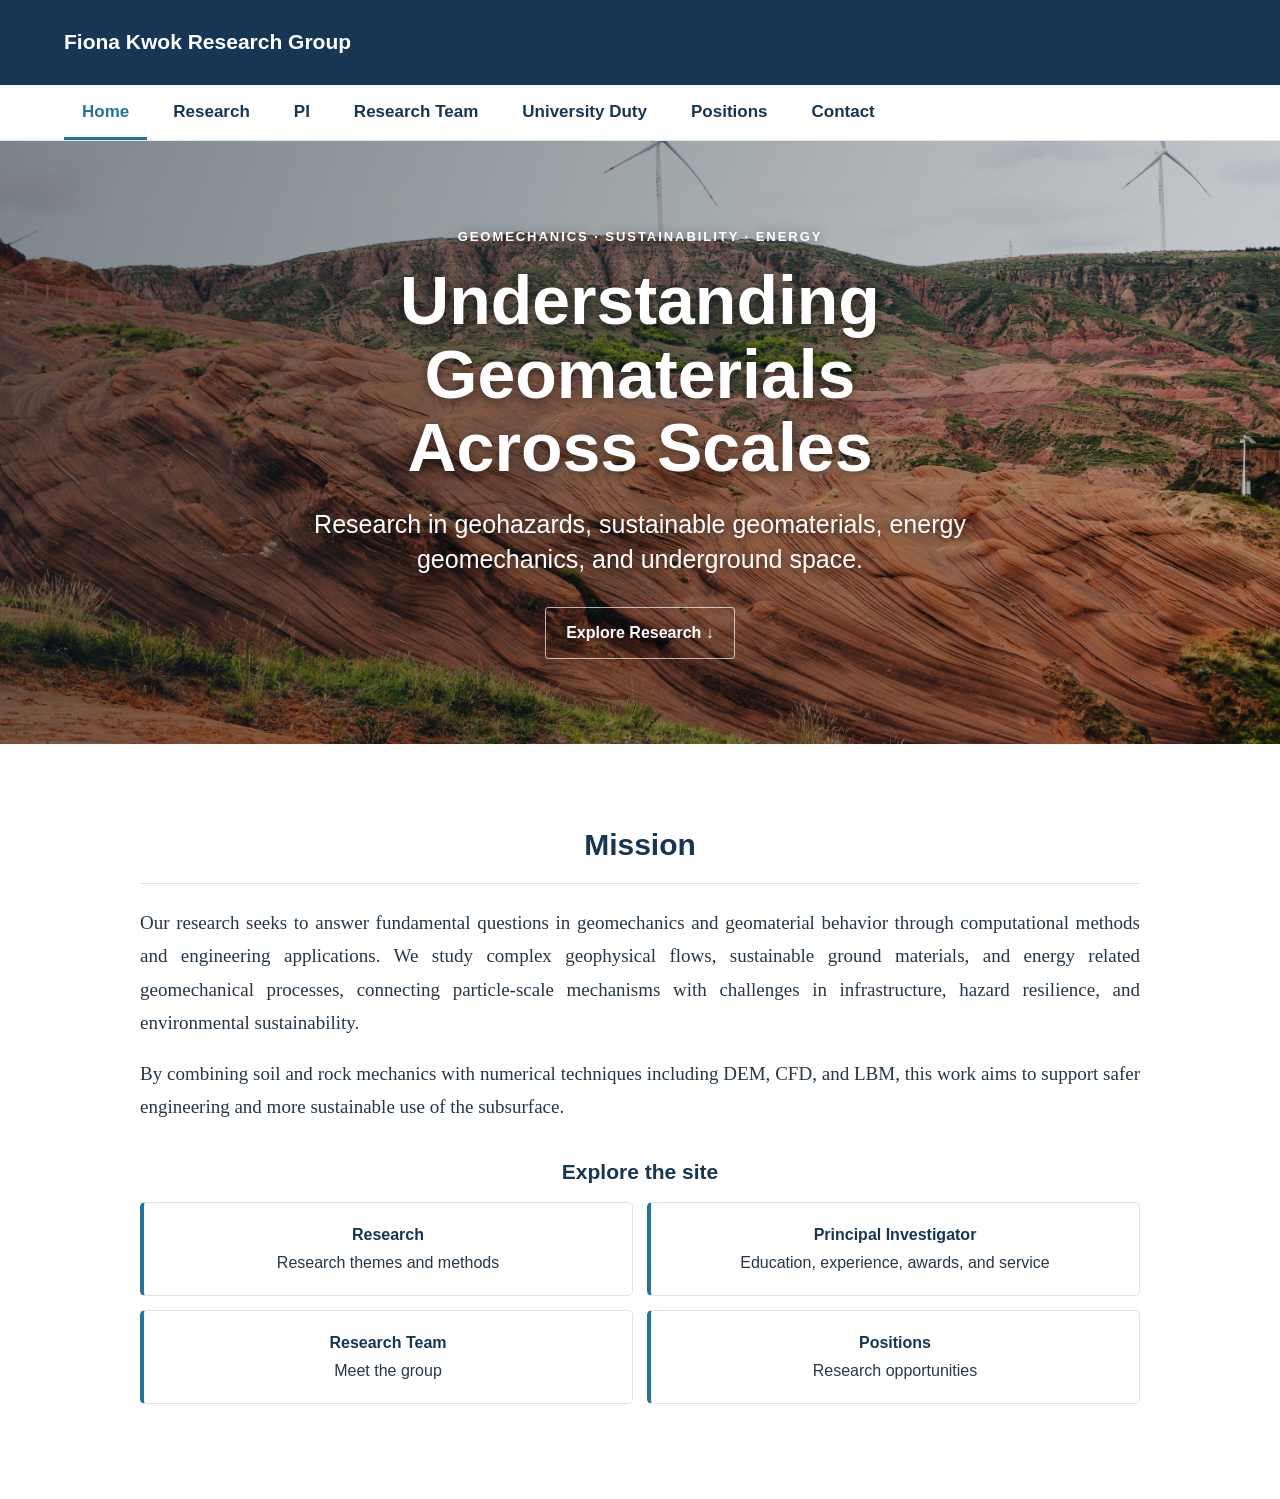
<file: index.html>
<!doctype html>
<html lang="en"><head><meta charset="utf-8"><meta name="viewport" content="width=device-width,initial-scale=1"><meta name="description" content="Fiona C.Y. Kwok research in geomechanics, geohazards, sustainability and energy."><title>Home | Fiona C.Y. Kwok</title><link rel="stylesheet" href="style.css"></head><body class=""><header class="top"><div class="wrap toprow"><div><div class="brand">Fiona Kwok Research Group</div></div></div></header><nav class="nav"><div class="wrap"><a class="active" href="home.html">Home</a><a href="research.html">Research</a><a href="pi.html">PI</a><a href="people.html">Research Team</a><a href="teaching.html">University Duty</a><a href="positions.html">Positions</a><a href="mailto:fionkwok@cityu.edu.hk">Contact</a></div></nav><section class="hero"><div class="hero-copy"><div class="hero-kicker">GEOMECHANICS · SUSTAINABILITY · ENERGY</div><h1>Understanding Geomaterials<br>Across Scales</h1><p>Research in geohazards, sustainable geomaterials, energy geomechanics, and underground space.</p><a href="research.html">Explore Research ↓</a></div></section><main class="wrap"><article class="panel mission"><h1 class="title">Mission</h1><p>Our research seeks to answer fundamental questions in geomechanics and geomaterial behavior through computational methods and engineering applications. We study complex geophysical flows, sustainable ground materials, and energy related geomechanical processes, connecting particle-scale mechanisms with challenges in infrastructure, hazard resilience, and environmental sustainability.</p><p>By combining soil and rock mechanics with numerical techniques including DEM, CFD, and LBM, this work aims to support safer engineering and more sustainable use of the subsurface.</p><div class="section"><h2>Explore the site</h2><div class="cards"><a class="card site-card" href="research.html"><strong>Research</strong><br>Research themes and methods</a><a class="card site-card" href="pi.html"><strong>Principal Investigator</strong><br>Education, experience, awards, and service</a><a class="card site-card" href="people.html"><strong>Research Team</strong><br>Meet the group</a><a class="card site-card" href="positions.html"><strong>Positions</strong><br>Research opportunities</a></div></div></article></main>







</body><div id="codex-browser-sidebar-comments-root" style="position: fixed; inset: 0px; pointer-events: none; z-index: 2147483647;"></div></html>
</file>
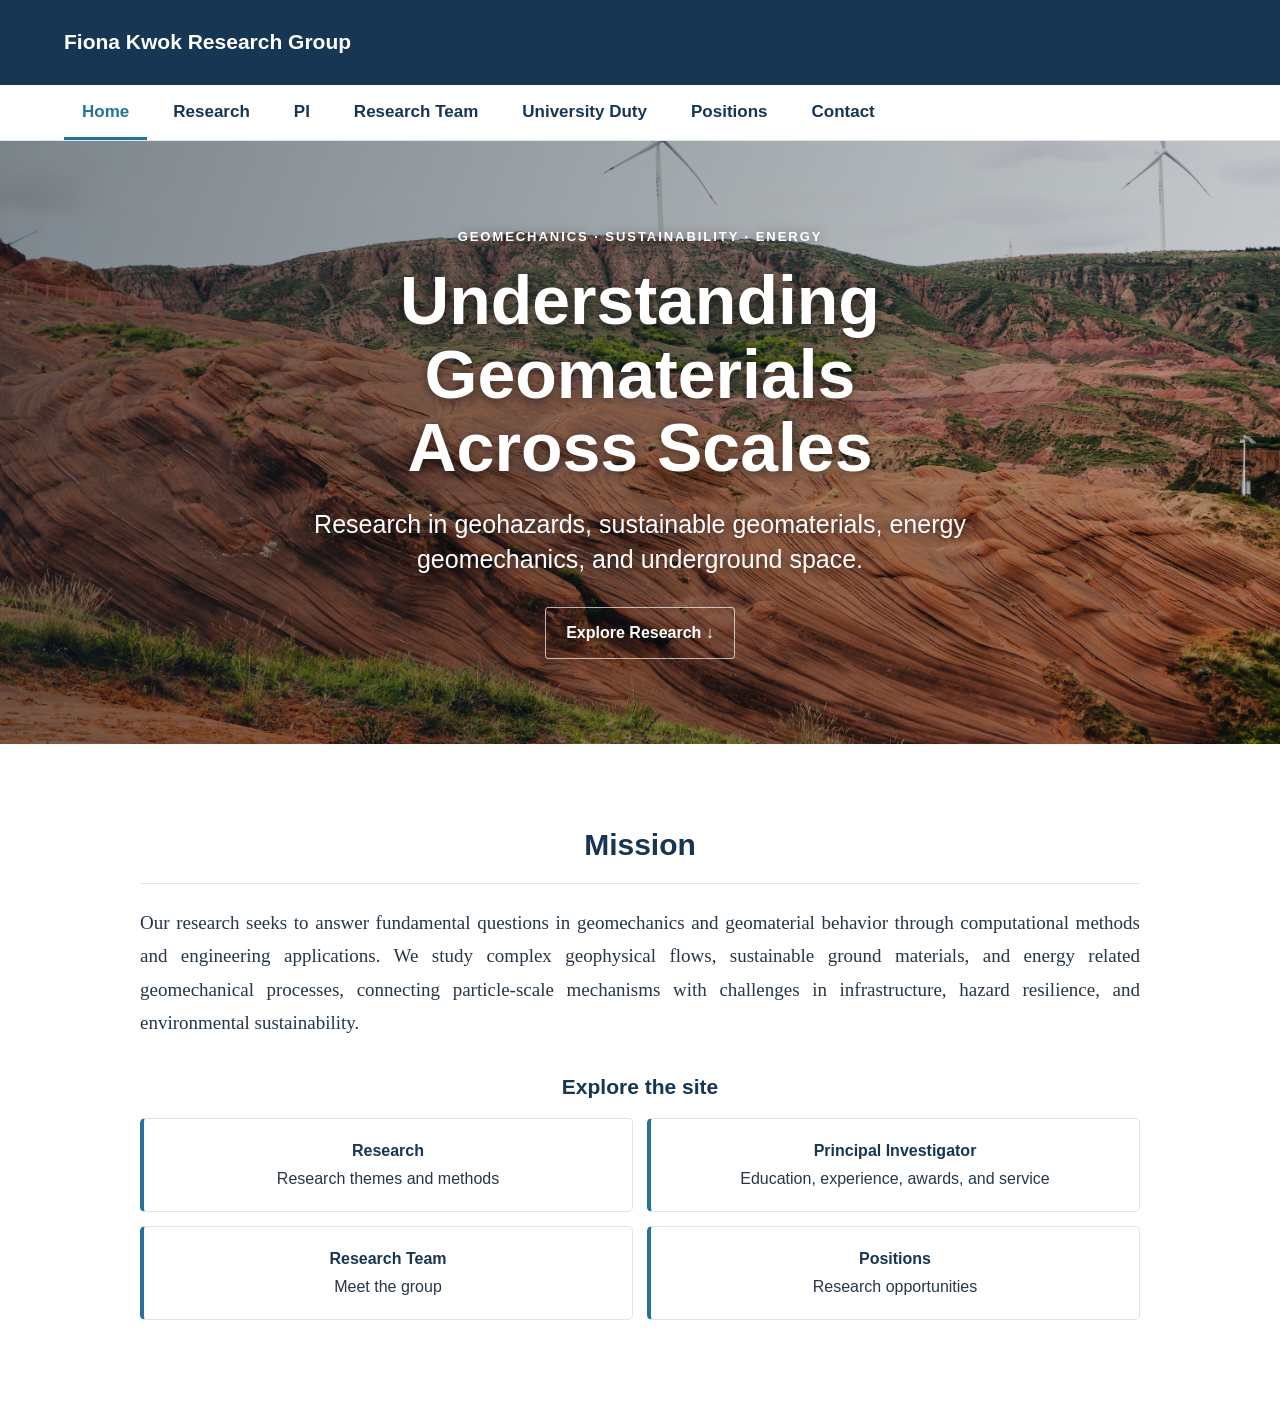
<file: home.html>
<!doctype html>
<html lang="en"><head><meta charset="utf-8"><meta name="viewport" content="width=device-width,initial-scale=1"><meta name="description" content="Fiona C.Y. Kwok research in geomechanics, geohazards, sustainability and energy."><title>Home | Fiona C.Y. Kwok</title><link rel="stylesheet" href="style.css"></head><body class=""><header class="top"><div class="wrap toprow"><div><div class="brand">Fiona Kwok Research Group</div></div></div></header><nav class="nav"><div class="wrap"><a class="active" href="home.html">Home</a><a href="research.html">Research</a><a href="pi.html">PI</a><a href="people.html">Research Team</a><a href="teaching.html">University Duty</a><a href="positions.html">Positions</a><a href="mailto:fionkwok@cityu.edu.hk">Contact</a></div></nav><section class="hero"><div class="hero-copy"><div class="hero-kicker">GEOMECHANICS · SUSTAINABILITY · ENERGY</div><h1>Understanding Geomaterials<br>Across Scales</h1><p>Research in geohazards, sustainable geomaterials, energy geomechanics, and underground space.</p><a href="research.html">Explore Research ↓</a></div></section><main class="wrap"><article class="panel mission"><h1 class="title">Mission</h1><p>Our research seeks to answer fundamental questions in geomechanics and geomaterial behavior through computational methods and engineering applications. We study complex geophysical flows, sustainable ground materials, and energy related geomechanical processes, connecting particle-scale mechanisms with challenges in infrastructure, hazard resilience, and environmental sustainability.</p><div class="section"><h2>Explore the site</h2><div class="cards"><a class="card site-card" href="research.html"><strong>Research</strong><br>Research themes and methods</a><a class="card site-card" href="pi.html"><strong>Principal Investigator</strong><br>Education, experience, awards, and service</a><a class="card site-card" href="people.html"><strong>Research Team</strong><br>Meet the group</a><a class="card site-card" href="positions.html"><strong>Positions</strong><br>Research opportunities</a></div></div></article></main>







</body><div id="codex-browser-sidebar-comments-root" style="position: fixed; inset: 0px; pointer-events: none; z-index: 2147483647;"></div></html>
</file>
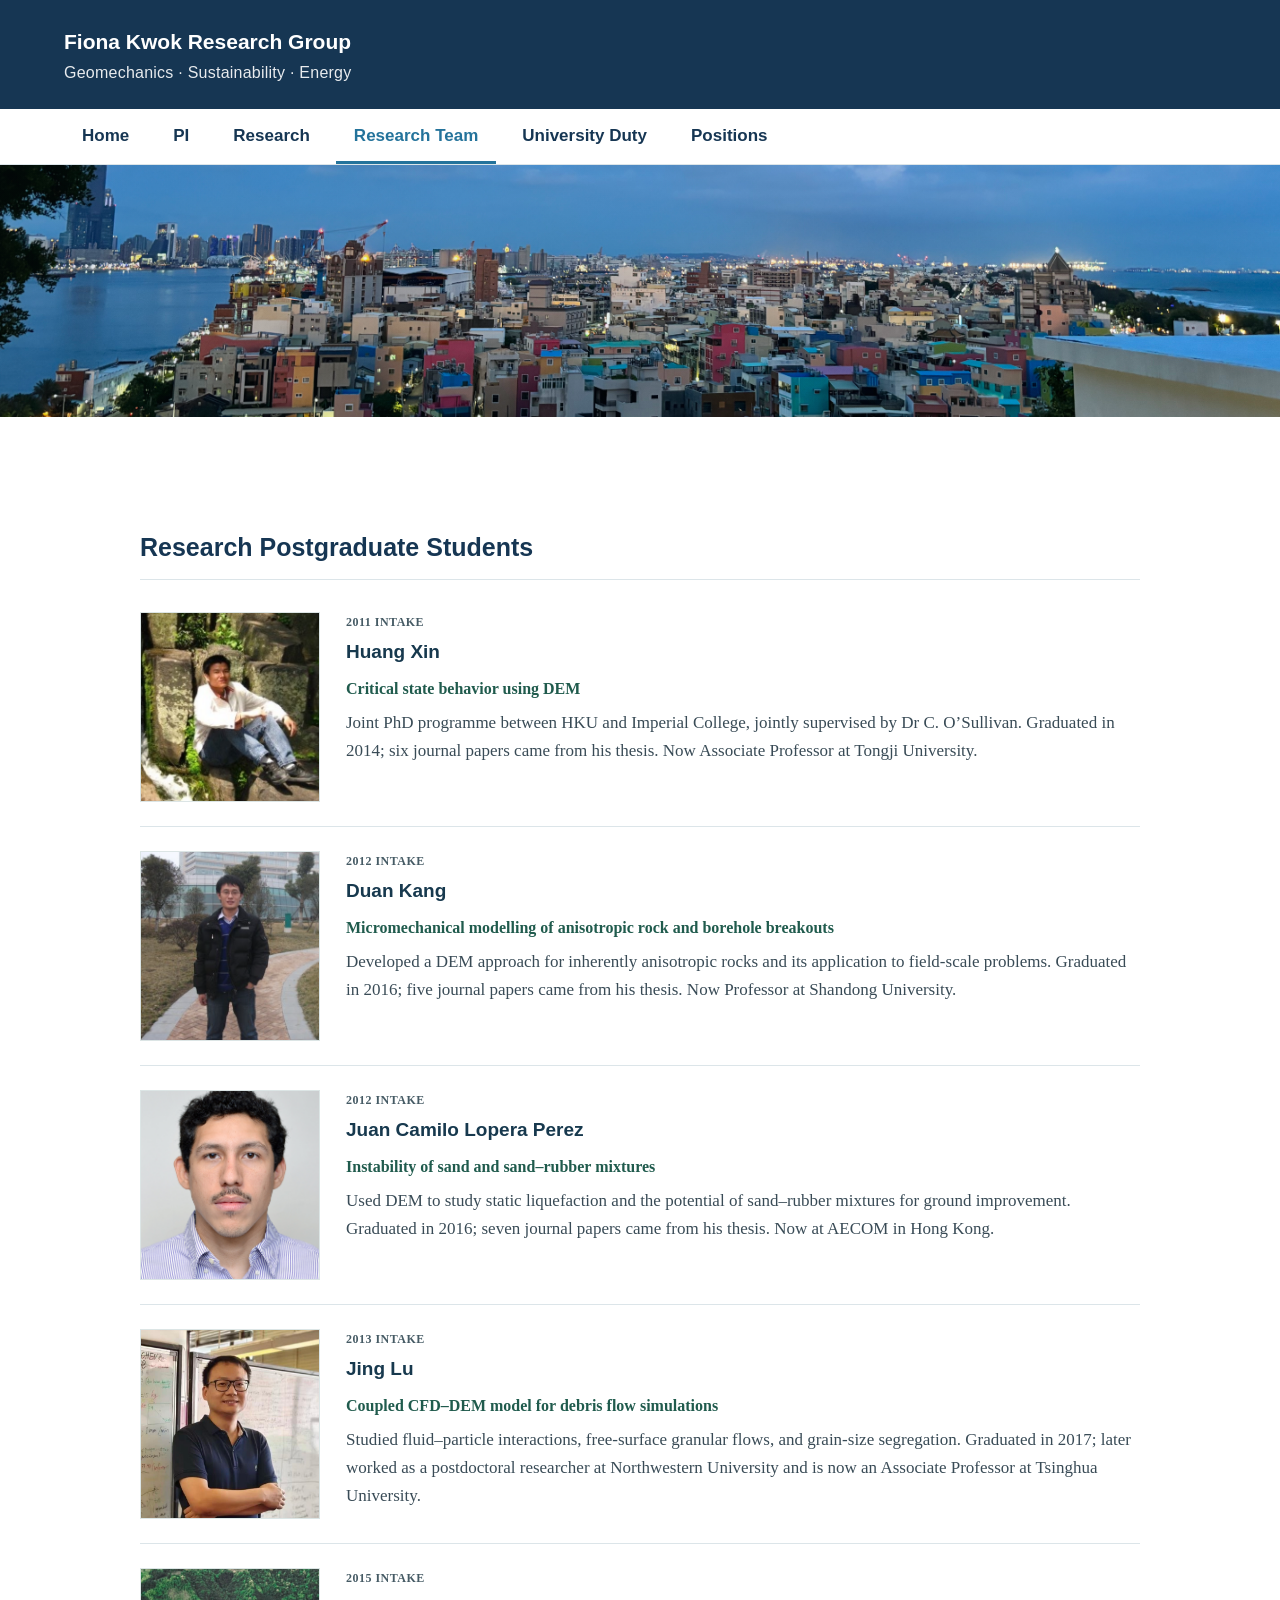
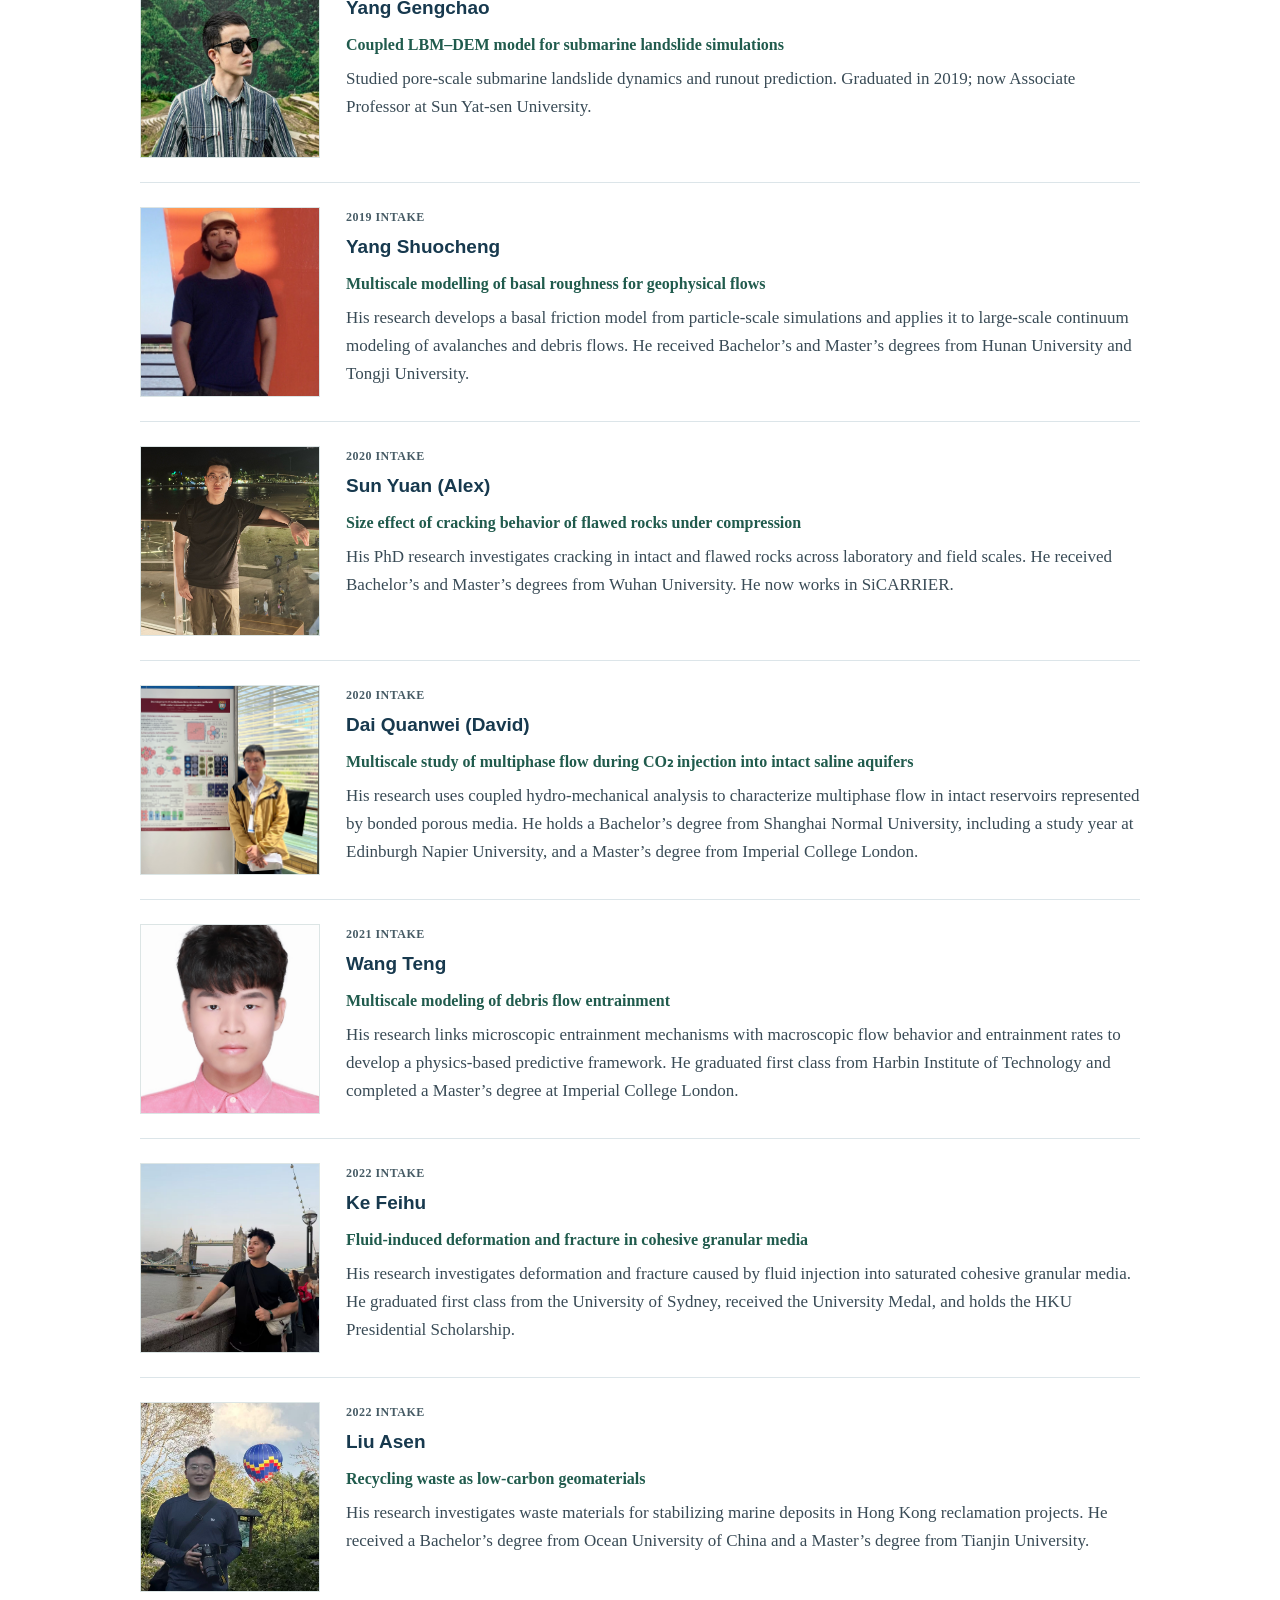
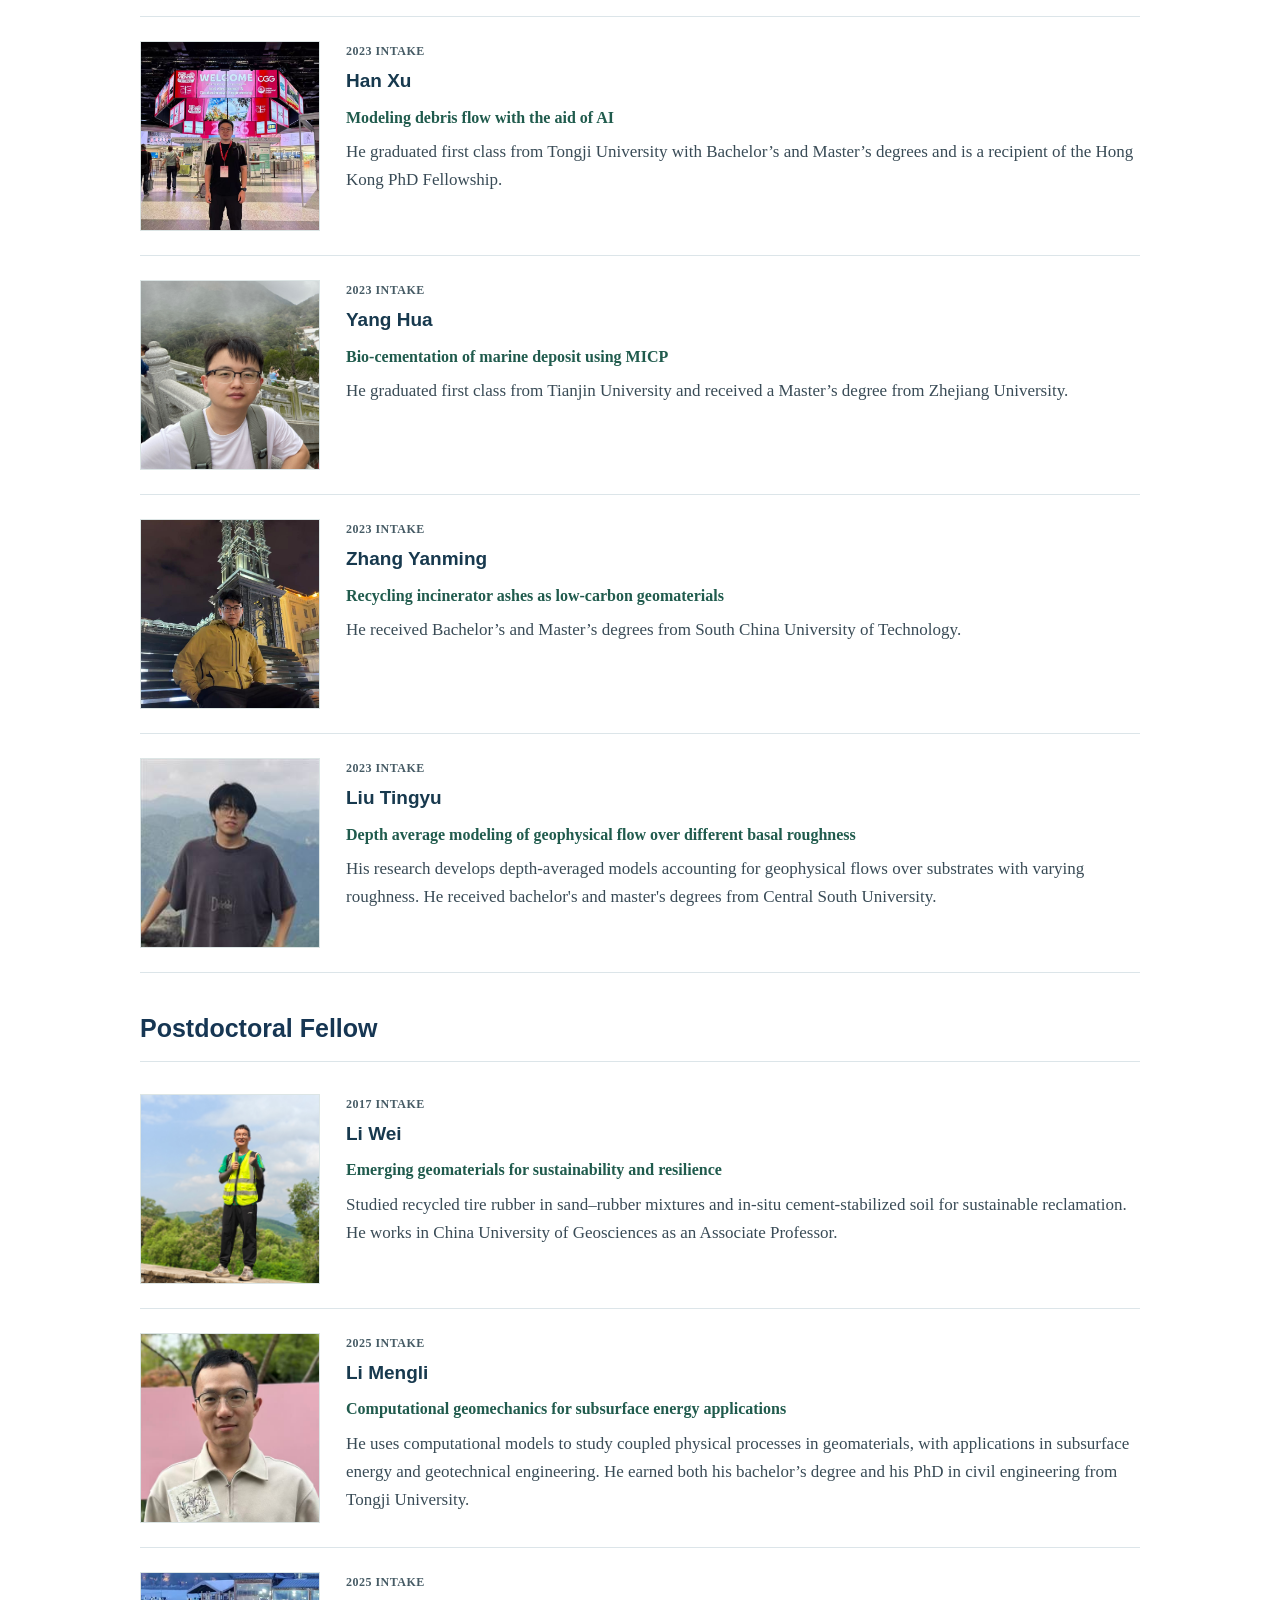
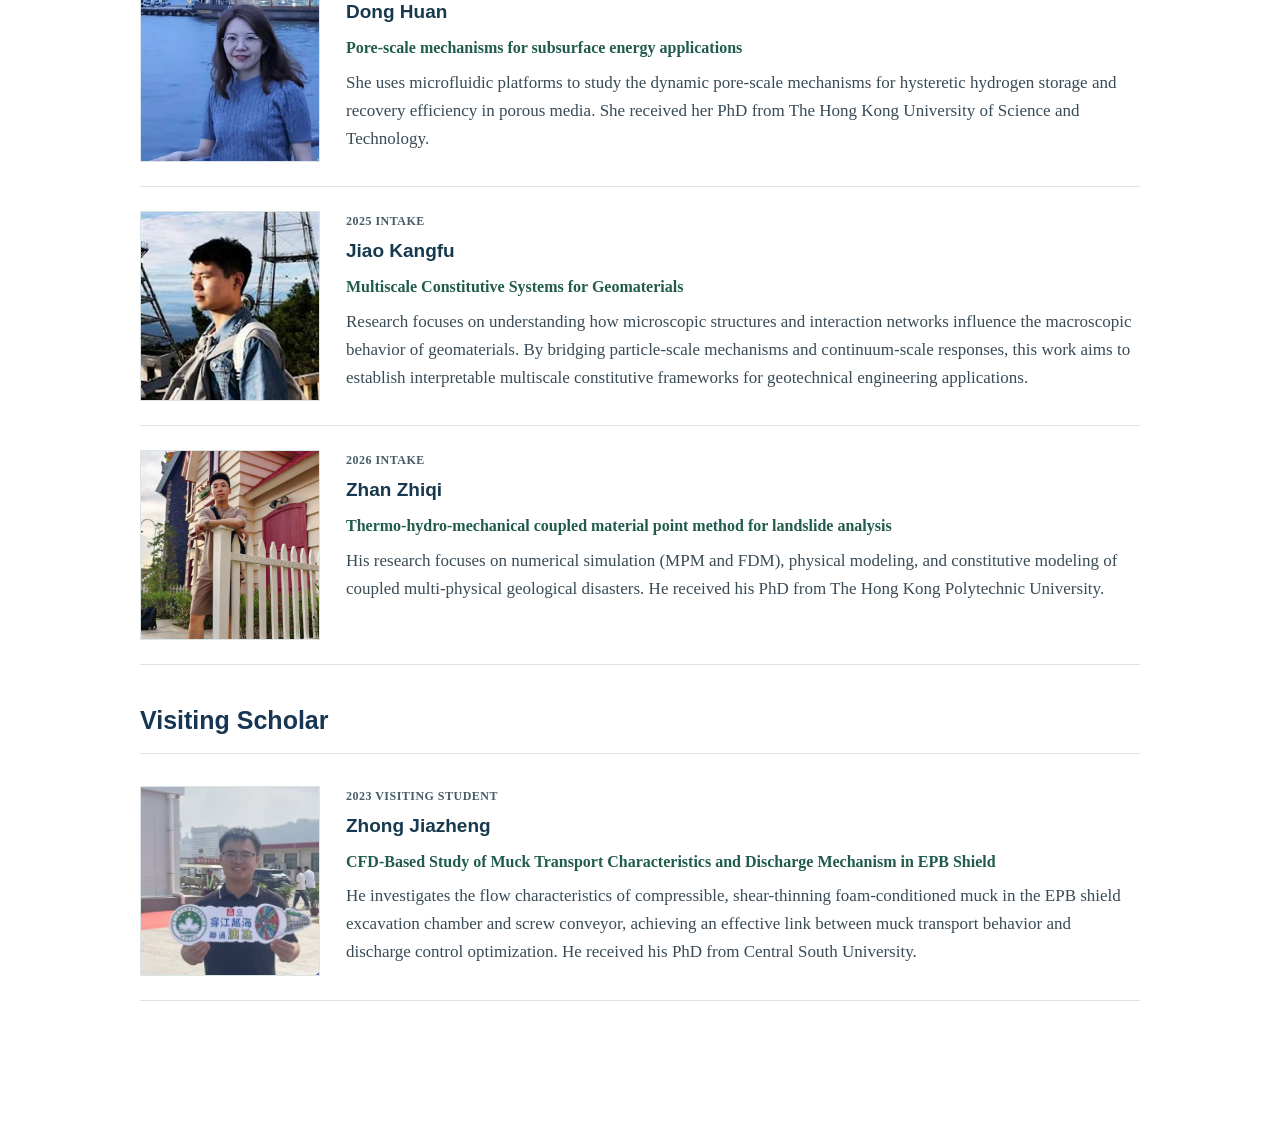
<file: people.html>
<!doctype html><html lang="en"><head><meta charset="utf-8"><meta name="viewport" content="width=device-width,initial-scale=1"><title>Research Team | Fiona C.Y. Kwok</title><link rel="stylesheet" href="style.css"></head><body><header class="top"><div class="wrap toprow"><div><div class="brand">Fiona Kwok Research Group</div><div class="subbrand">Geomechanics · Sustainability · Energy</div></div></div></header><nav class="nav"><div class="wrap"><a href="home.html">Home</a><a href="pi.html">PI</a><a href="research.html">Research</a><a class="active" href="people.html">Research Team</a><a href="teaching.html">University Duty</a><a href="positions.html">Positions</a></div></nav><section class="hero team-hero" aria-hidden="true"></section><main class="wrap"><article class="panel team-page"><section class="team-section"><h2>Research Postgraduate Students</h2><div class="team-grid">
<article class="team-card"><img class="team-photo" src="huang-xin.png" alt="Huang Xin" style="display:block;object-fit:cover"><div class="team-content"><div class="team-meta">2011 intake</div><h3>Huang Xin</h3><div class="team-topic">Critical state behavior using DEM</div><p>Joint PhD programme between HKU and Imperial College, jointly supervised by Dr C. O’Sullivan. Graduated in 2014; six journal papers came from his thesis. Now Associate Professor at Tongji University.</p></div></article>
<article class="team-card"><img class="team-photo" src="duan-kang.png" alt="Duan Kang" style="display:block;object-fit:cover"><div class="team-content"><div class="team-meta">2012 intake</div><h3>Duan Kang</h3><div class="team-topic">Micromechanical modelling of anisotropic rock and borehole breakouts</div><p>Developed a DEM approach for inherently anisotropic rocks and its application to field-scale problems. Graduated in 2016; five journal papers came from his thesis. Now Professor at Shandong University.</p></div></article>
<article class="team-card"><img class="team-photo" src="juan-camilo-lopera-perez.png" alt="Juan Camilo Lopera Perez" style="display:block;object-fit:cover"><div class="team-content"><div class="team-meta">2012 intake</div><h3>Juan Camilo Lopera Perez</h3><div class="team-topic">Instability of sand and sand–rubber mixtures</div><p>Used DEM to study static liquefaction and the potential of sand–rubber mixtures for ground improvement. Graduated in 2016; seven journal papers came from his thesis. Now at AECOM in Hong Kong.</p></div></article>
<article class="team-card"><img class="team-photo" src="jing-lu.jpg" alt="Jing Lu" style="display:block;object-fit:cover"><div class="team-content"><div class="team-meta">2013 intake</div><h3>Jing Lu</h3><div class="team-topic">Coupled CFD–DEM model for debris flow simulations</div><p>Studied fluid–particle interactions, free-surface granular flows, and grain-size segregation. Graduated in 2017; later worked as a postdoctoral researcher at Northwestern University and is now an Associate Professor at Tsinghua University.</p></div></article>
<article class="team-card"><img class="team-photo" src="yang-gengchao.jpg" alt="Yang Gengchao" style="display:block;object-fit:cover"><div class="team-content"><div class="team-meta">2015 intake</div><h3>Yang Gengchao</h3><div class="team-topic">Coupled LBM–DEM model for submarine landslide simulations</div><p>Studied pore-scale submarine landslide dynamics and runout prediction. Graduated in 2019; now Associate Professor at Sun Yat-sen University.</p></div></article>
<article class="team-card"><img class="team-photo" src="yang-shuocheng.png" alt="Yang Shuocheng" style="display:block;object-fit:cover"><div class="team-content"><div class="team-meta">2019 intake</div><h3>Yang Shuocheng</h3><div class="team-topic">Multiscale modelling of basal roughness for geophysical flows</div><p>His research develops a basal friction model from particle-scale simulations and applies it to large-scale continuum modeling of avalanches and debris flows. He received Bachelor’s and Master’s degrees from Hunan University and Tongji University.</p></div></article>
<article class="team-card"><img class="team-photo" src="sun-yuan.jpg" alt="Sun Yuan (Alex)" style="display:block;object-fit:cover;object-position:center 35%"><div class="team-content"><div class="team-meta">2020 intake</div><h3>Sun Yuan (Alex)</h3><div class="team-topic">Size effect of cracking behavior of flawed rocks under compression</div><p>His PhD research investigates cracking in intact and flawed rocks across laboratory and field scales. He received Bachelor’s and Master’s degrees from Wuhan University. He now works in SiCARRIER.</p></div></article>
<article class="team-card"><img class="team-photo" src="dai-quanwei.jpg" alt="Dai Quanwei (David)" style="display:block;object-fit:cover"><div class="team-content"><div class="team-meta">2020 intake</div><h3>Dai Quanwei (David)</h3><div class="team-topic">Multiscale study of multiphase flow during CO₂ injection into intact saline aquifers</div><p>His research uses coupled hydro-mechanical analysis to characterize multiphase flow in intact reservoirs represented by bonded porous media. He holds a Bachelor’s degree from Shanghai Normal University, including a study year at Edinburgh Napier University, and a Master’s degree from Imperial College London.</p></div></article>
<article class="team-card"><img class="team-photo" src="wang-teng.png" alt="Wang Teng" style="display:block;object-fit:cover"><div class="team-content"><div class="team-meta">2021 intake</div><h3>Wang Teng</h3><div class="team-topic">Multiscale modeling of debris flow entrainment</div><p>His research links microscopic entrainment mechanisms with macroscopic flow behavior and entrainment rates to develop a physics-based predictive framework. He graduated first class from Harbin Institute of Technology and completed a Master’s degree at Imperial College London.</p></div></article>
<article class="team-card"><img class="team-photo" src="ke-feihu.jpg" alt="Ke Feihu" style="display:block;object-fit:cover"><div class="team-content"><div class="team-meta">2022 intake</div><h3>Ke Feihu</h3><div class="team-topic">Fluid-induced deformation and fracture in cohesive granular media</div><p>His research investigates deformation and fracture caused by fluid injection into saturated cohesive granular media. He graduated first class from the University of Sydney, received the University Medal, and holds the HKU Presidential Scholarship.</p></div></article>
<article class="team-card"><img class="team-photo" src="liu-asen.jpg" alt="Liu Asen" style="display:block;object-fit:cover"><div class="team-content"><div class="team-meta">2022 intake</div><h3>Liu Asen</h3><div class="team-topic">Recycling waste as low-carbon geomaterials</div><p>His research investigates waste materials for stabilizing marine deposits in Hong Kong reclamation projects. He received a Bachelor’s degree from Ocean University of China and a Master’s degree from Tianjin University.</p></div></article>
<article class="team-card"><img class="team-photo" src="han-xu.jpg" alt="Han Xu" style="display:block;object-fit:cover"><div class="team-content"><div class="team-meta">2023 intake</div><h3>Han Xu</h3><div class="team-topic">Modeling debris flow with the aid of AI</div><p>He graduated first class from Tongji University with Bachelor’s and Master’s degrees and is a recipient of the Hong Kong PhD Fellowship.</p></div></article>
<article class="team-card"><img class="team-photo" src="yang-hua.png" alt="Yang Hua" style="display:block;object-fit:cover"><div class="team-content"><div class="team-meta">2023 intake</div><h3>Yang Hua</h3><div class="team-topic">Bio-cementation of marine deposit using MICP</div><p>He graduated first class from Tianjin University and received a Master’s degree from Zhejiang University.</p></div></article>
<article class="team-card"><img class="team-photo" src="zhang-yanming.jpg" alt="Zhang Yanming" style="display:block;object-fit:cover"><div class="team-content"><div class="team-meta">2023 intake</div><h3>Zhang Yanming</h3><div class="team-topic">Recycling incinerator ashes as low-carbon geomaterials</div><p>He received Bachelor’s and Master’s degrees from South China University of Technology.</p></div></article><article class="team-card"><img class="team-photo" src="liu-tingyu.jpg" alt="Liu Tingyu" style="display:block;object-fit:cover"><div class="team-content"><div class="team-meta">2023 intake</div><h3>Liu Tingyu</h3><div class="team-topic">Depth average modeling of geophysical flow over different basal roughness</div><p>His research develops depth-averaged models accounting for geophysical flows over substrates with varying roughness. He received bachelor's and master's degrees from Central South University.</p></div></article></div></section><section class="team-section"><h2>Postdoctoral Fellow</h2><div class="team-grid"><article class="team-card"><img class="team-photo" src="li-wei.jpg" alt="Li Wei" style="display:block;object-fit:cover"><div class="team-content"><div class="team-meta">2017 intake</div><h3>Li Wei</h3><div class="team-topic">Emerging geomaterials for sustainability and resilience</div><p>Studied recycled tire rubber in sand–rubber mixtures and in-situ cement-stabilized soil for sustainable reclamation. He works in China University of Geosciences as an Associate Professor.</p></div></article><article class="team-card"><img class="team-photo" src="li-mengli.jpg" alt="Li Mengli" style="display:block;object-fit:cover"><div class="team-content"><div class="team-meta">2025 intake</div><h3>Li Mengli</h3><div class="team-topic">Computational geomechanics for subsurface energy applications</div><p>He uses computational models to study coupled physical processes in geomaterials, with applications in subsurface energy and geotechnical engineering. He earned both his bachelor’s degree and his PhD in civil engineering from Tongji University.</p></div></article><article class="team-card"><img class="team-photo" src="dong-huan-avatar.jpg" alt="Dong Huan" style="display:block;object-fit:cover"><div class="team-content"><div class="team-meta">2025 intake</div><h3>Dong Huan</h3><div class="team-topic">Pore-scale mechanisms for subsurface energy applications</div><p>She uses microfluidic platforms to study the dynamic pore-scale mechanisms for hysteretic hydrogen storage and recovery efficiency in porous media. She received her PhD from The Hong Kong University of Science and Technology.</p></div></article><article class="team-card"><img class="team-photo" src="jiao-kangfu.jpg" alt="Jiao Kangfu" style="display:block;object-fit:cover"><div class="team-content"><div class="team-meta">2025 intake</div><h3>Jiao Kangfu</h3><div class="team-topic">Multiscale Constitutive Systems for Geomaterials</div><p>Research focuses on understanding how microscopic structures and interaction networks influence the macroscopic behavior of geomaterials. By bridging particle-scale mechanisms and continuum-scale responses, this work aims to establish interpretable multiscale constitutive frameworks for geotechnical engineering applications.</p></div></article><article class="team-card"><img class="team-photo" src="zhan-zhiqi.jpg" alt="Zhan Zhiqi" style="display:block;object-fit:cover"><div class="team-content"><div class="team-meta">2026 intake</div><h3>Zhan Zhiqi</h3><div class="team-topic">Thermo-hydro-mechanical coupled material point method for landslide analysis</div><p>His research focuses on numerical simulation (MPM and FDM), physical modeling, and constitutive modeling of coupled multi-physical geological disasters. He received his PhD from The Hong Kong Polytechnic University.</p></div></article></div></section><section class="team-section"><h2>Visiting Scholar</h2><div class="team-grid"><article class="team-card"><img class="team-photo" src="zhong-jiazheng.jpg" alt="Zhong Jiazheng" style="display:block;object-fit:cover"><div class="team-content"><div class="team-meta">2023 Visiting Student</div><h3>Zhong Jiazheng</h3><div class="team-topic">CFD-Based Study of Muck Transport Characteristics and Discharge Mechanism in EPB Shield</div><p>He investigates the flow characteristics of compressible, shear-thinning foam-conditioned muck in the EPB shield excavation chamber and screw conveyor, achieving an effective link between muck transport behavior and discharge control optimization. He received his PhD from Central South University.</p></div></article></div></section></article></main></body></html>
</file>
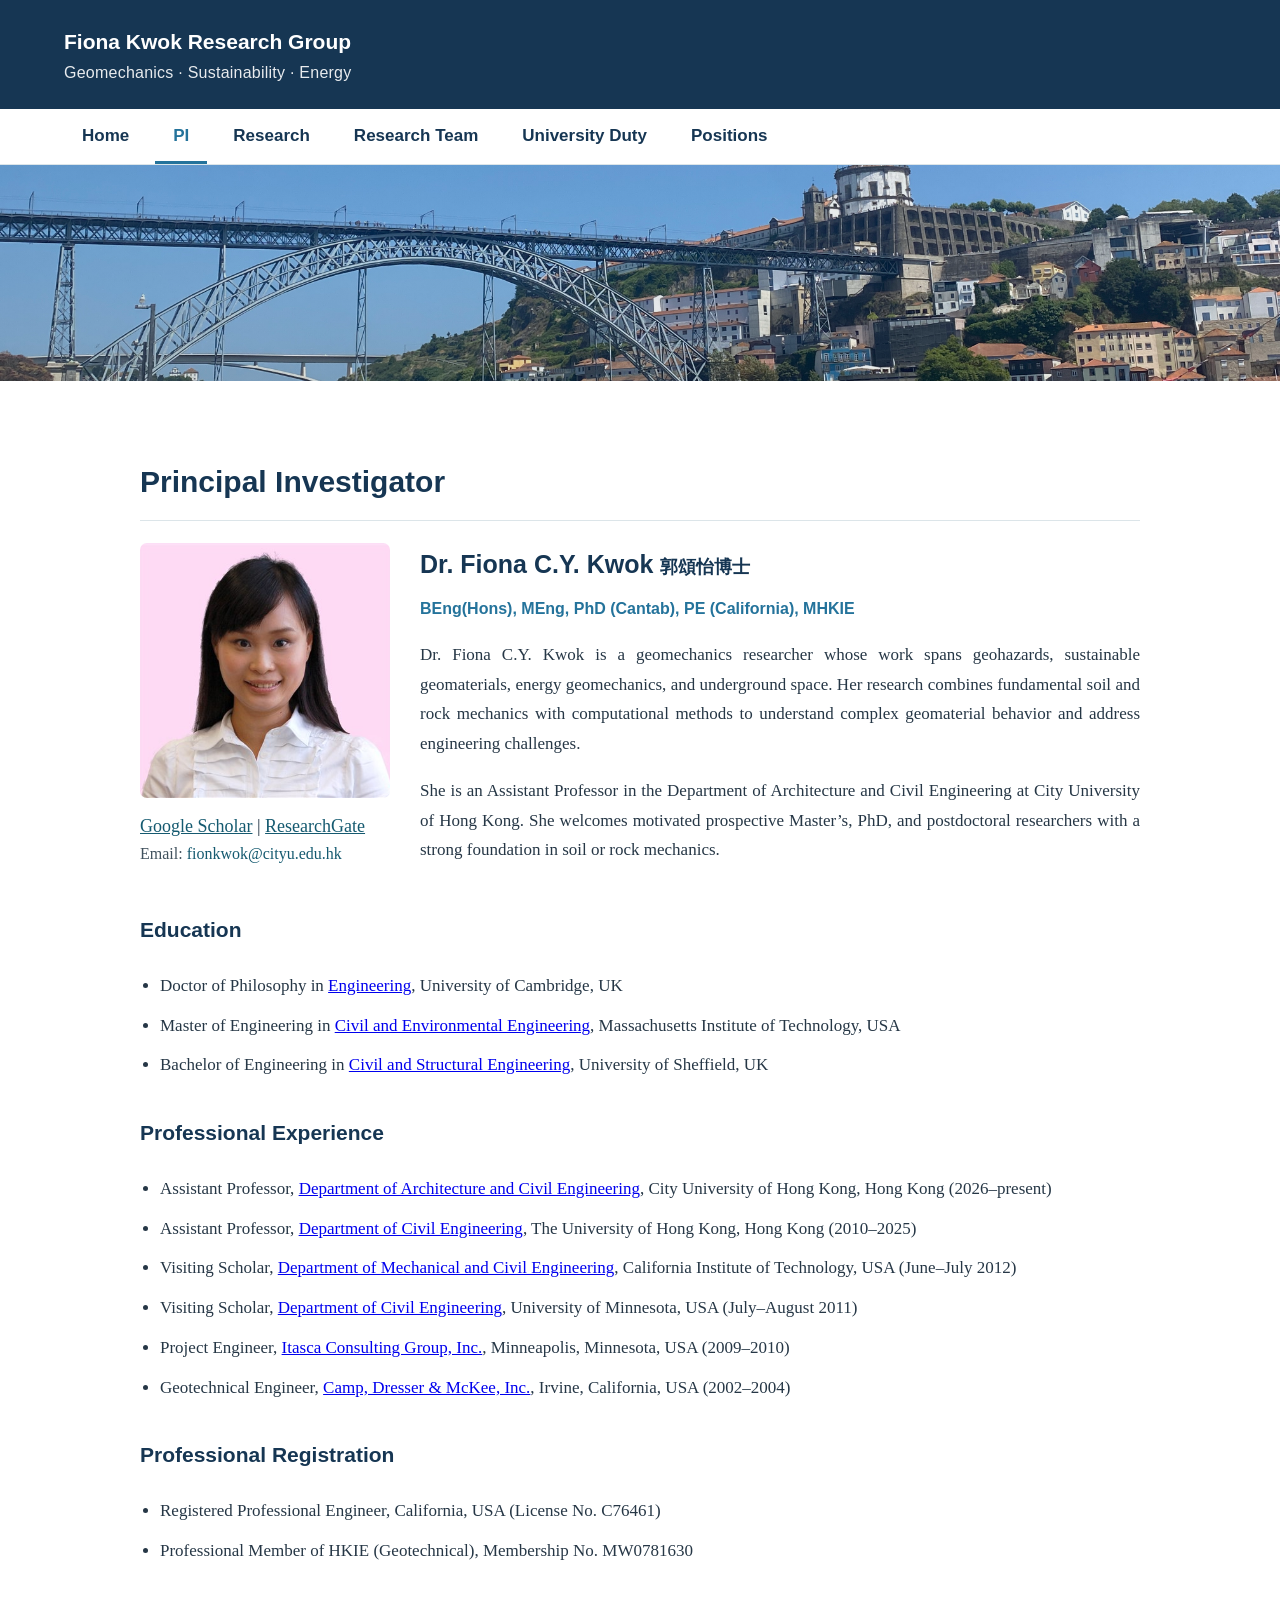
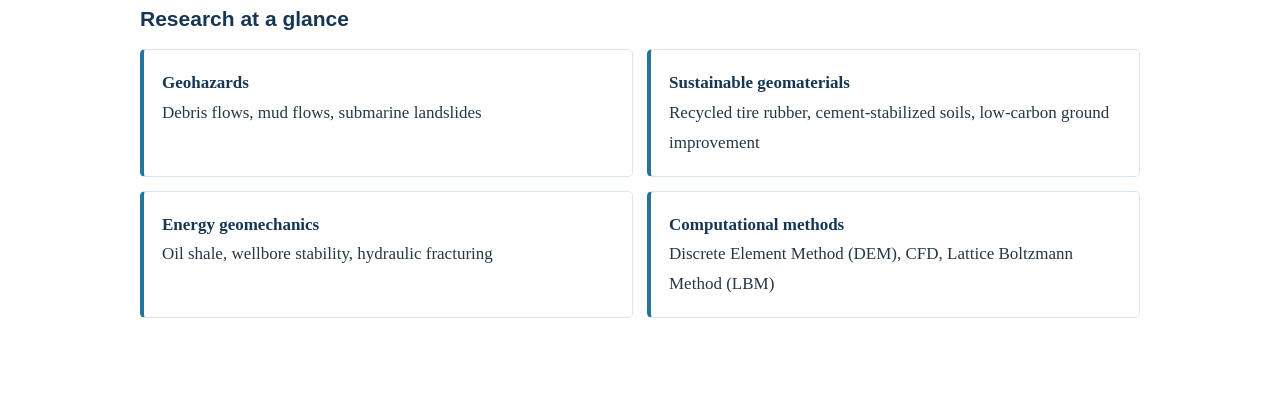
<file: pi.html>
<!doctype html><html lang="en"><head><meta charset="utf-8"><meta name="viewport" content="width=device-width,initial-scale=1"><title>Fiona C.Y. Kwok | Geomechanics</title><link rel="stylesheet" href="style.css"></head><body><header class="top"><div class="wrap toprow"><div><div class="brand">Fiona Kwok Research Group</div><div class="subbrand">Geomechanics · Sustainability · Energy</div></div></div></header><nav class="nav"><div class="wrap"><a href="home.html">Home</a><a class="active" href="pi.html">PI</a><a href="research.html">Research</a><a href="people.html">Research Team</a><a href="teaching.html">University Duty</a><a href="positions.html">Positions</a></div></nav><section class="hero pi-hero" aria-hidden="true"></section><main class="wrap"><article class="panel pi-page"><h1 class="title">Principal Investigator</h1><div class="profile"><div class="profile-aside"><img class="portrait" src="fiona-kwok-pi.jpg" alt="Dr. Fiona C.Y. Kwok 郭頌怡博士" style="display:block;width:100%;height:255px;object-fit:cover"><div class="profile-links"><a href="https://scholar.google.com/citations?user=by9b8MUAAAAJ&amp;hl=en" target="_blank" rel="noopener">Google Scholar</a><span> | </span><a href="https://www.researchgate.net/profile/F-Kwok" target="_blank" rel="noopener">ResearchGate</a></div><div class="profile-email">Email: <a href="mailto:fionkwok@cityu.edu.hk">fionkwok@cityu.edu.hk</a></div></div><div><h2>Dr. Fiona C.Y. Kwok <span style="font-size:18px">郭頌怡博士</span></h2><div class="tag">BEng(Hons), MEng, PhD (Cantab), PE (California), MHKIE</div><p>Dr. Fiona C.Y. Kwok is a geomechanics researcher whose work spans geohazards, sustainable geomaterials, energy geomechanics, and underground space. Her research combines fundamental soil and rock mechanics with computational methods to understand complex geomaterial behavior and address engineering challenges.</p><p>She is an Assistant Professor in the Department of Architecture and Civil Engineering at City University of Hong Kong. She welcomes motivated prospective Master’s, PhD, and postdoctoral researchers with a strong foundation in soil or rock mechanics.</p></div></div><div class="section"><h2>Education</h2><ul class="list"><li>Doctor of Philosophy in <a href="https://www.esc.cam.ac.uk/" target="_blank" rel="noopener">Engineering</a>, University of Cambridge, UK</li><li>Master of Engineering in <a href="https://cee.mit.edu/" target="_blank" rel="noopener">Civil and Environmental Engineering</a>, Massachusetts Institute of Technology, USA</li><li>Bachelor of Engineering in <a href="https://www.sheffield.ac.uk/civil" target="_blank" rel="noopener">Civil and Structural Engineering</a>, University of Sheffield, UK</li></ul></div>
<div class="section"><h2>Professional Experience</h2><ul class="list"><li>Assistant Professor, <a href="https://www.cityu.edu.hk/" target="_blank" rel="noopener">Department of Architecture and Civil Engineering</a>, City University of Hong Kong, Hong Kong (2026–present)</li><li>Assistant Professor, <a href="https://www.civil.hku.hk/" target="_blank" rel="noopener">Department of Civil Engineering</a>, The University of Hong Kong, Hong Kong (2010–2025)</li><li>Visiting Scholar, <a href="https://www.mce.caltech.edu/" target="_blank" rel="noopener">Department of Mechanical and Civil Engineering</a>, California Institute of Technology, USA (June–July 2012)</li><li>Visiting Scholar, <a href="https://cse.umn.edu/cege" target="_blank" rel="noopener">Department of Civil Engineering</a>, University of Minnesota, USA (July–August 2011)</li><li>Project Engineer, <a href="https://www.itascacg.com/" target="_blank" rel="noopener">Itasca Consulting Group, Inc.</a>, Minneapolis, Minnesota, USA (2009–2010)</li><li>Geotechnical Engineer, <a href="https://www.cdmsmith.com/" target="_blank" rel="noopener">Camp, Dresser &amp; McKee, Inc.</a>, Irvine, California, USA (2002–2004)</li></ul></div>
<div class="section"><h2>Professional Registration</h2><ul class="list"><li>Registered Professional Engineer, California, USA (License No. C76461)</li><li>Professional Member of HKIE (Geotechnical), Membership No. MW0781630</li></ul></div><div class="section"><h2>Research at a glance</h2><div class="cards"><div class="card"><strong>Geohazards</strong><br>Debris flows, mud flows, submarine landslides</div><div class="card"><strong>Sustainable geomaterials</strong><br>Recycled tire rubber, cement-stabilized soils, low-carbon ground improvement</div><div class="card"><strong>Energy geomechanics</strong><br>Oil shale, wellbore stability, hydraulic fracturing</div><div class="card"><strong>Computational methods</strong><br>Discrete Element Method (DEM), CFD, Lattice Boltzmann Method (LBM)</div></div></div></article></main></body></html>
</file>
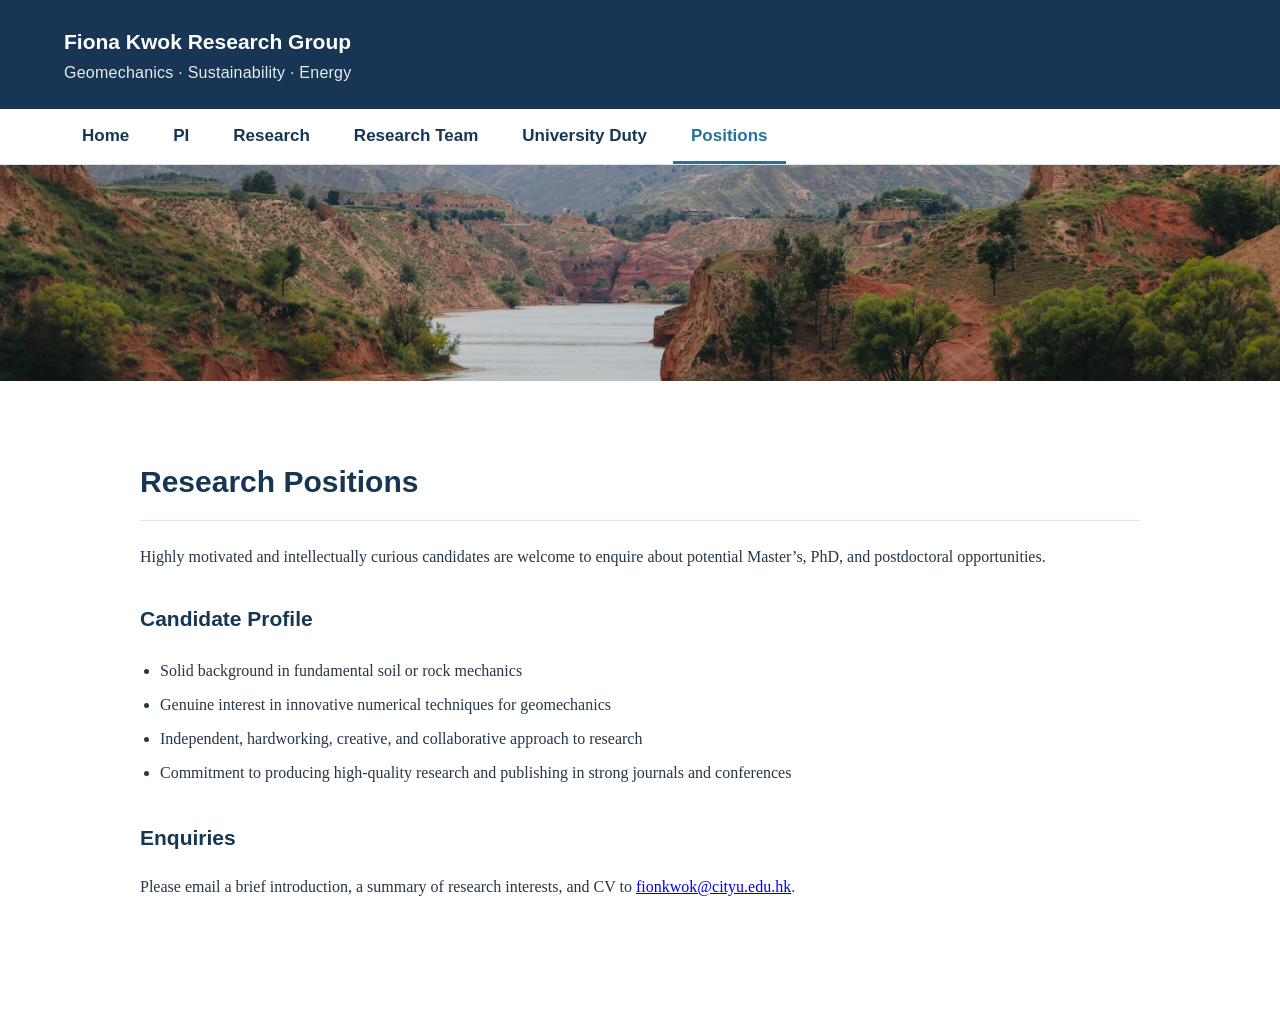
<file: positions.html>
<!doctype html><html lang="en"><head><meta charset="utf-8"><meta name="viewport" content="width=device-width,initial-scale=1"><title>Positions | Fiona C.Y. Kwok</title><link rel="stylesheet" href="style.css"></head><body><header class="top"><div class="wrap toprow"><div><div class="brand">Fiona Kwok Research Group</div><div class="subbrand">Geomechanics · Sustainability · Energy</div></div></div></header><nav class="nav"><div class="wrap"><a href="home.html">Home</a><a href="pi.html">PI</a><a href="research.html">Research</a><a href="people.html">Research Team</a><a href="teaching.html">University Duty</a><a class="active" href="positions.html">Positions</a></div></nav><section class="hero position-hero" aria-hidden="true"></section><main class="wrap"><article class="panel positions-page"><h1 class="title">Research Positions</h1><p>Highly motivated and intellectually curious candidates are welcome to enquire about potential Master’s, PhD, and postdoctoral opportunities.</p><section class="section"><h2>Candidate Profile</h2><ul class="list"><li>Solid background in fundamental soil or rock mechanics</li><li>Genuine interest in innovative numerical techniques for geomechanics</li><li>Independent, hardworking, creative, and collaborative approach to research</li><li>Commitment to producing high-quality research and publishing in strong journals and conferences</li></ul></section><section class="section"><h2>Enquiries</h2><p>Please email a brief introduction, a summary of research interests, and CV to <a href="mailto:fionkwok@cityu.edu.hk">fionkwok@cityu.edu.hk</a>.</p></section></article></main></body></html>
</file>
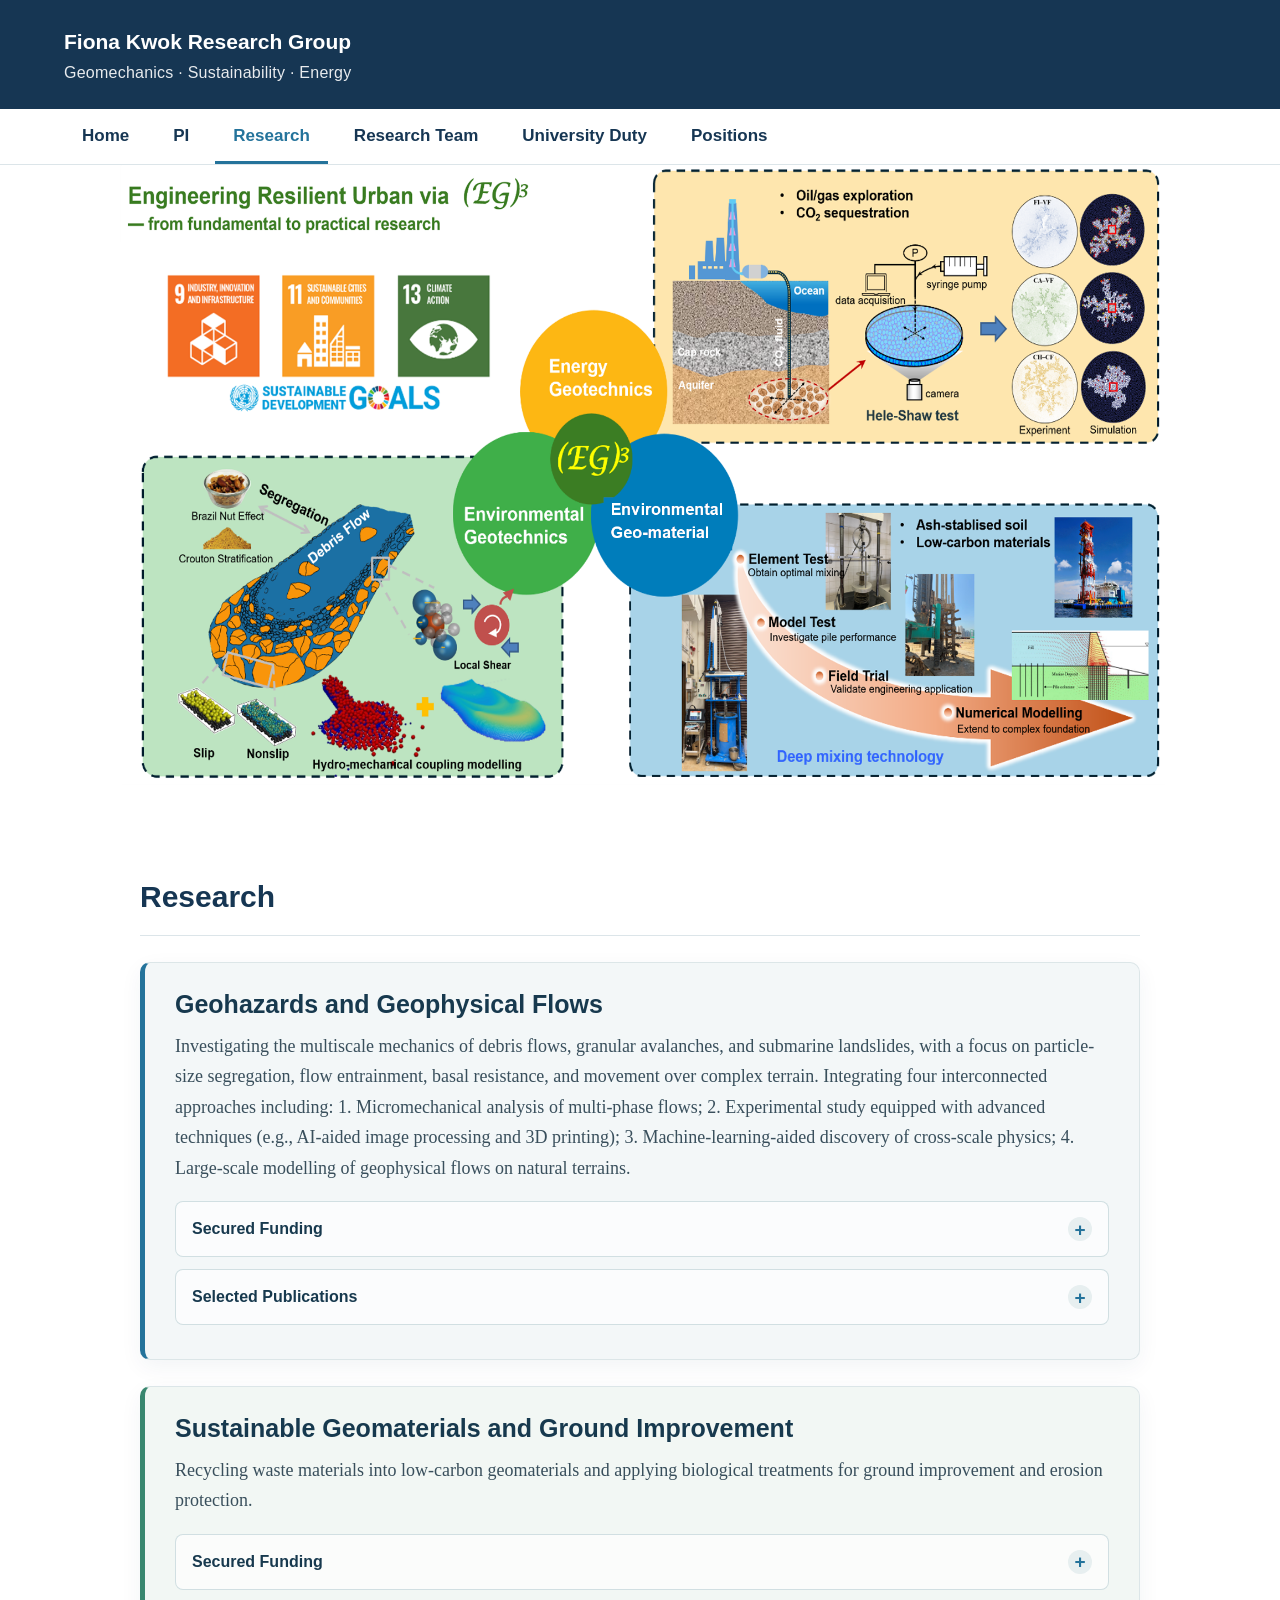
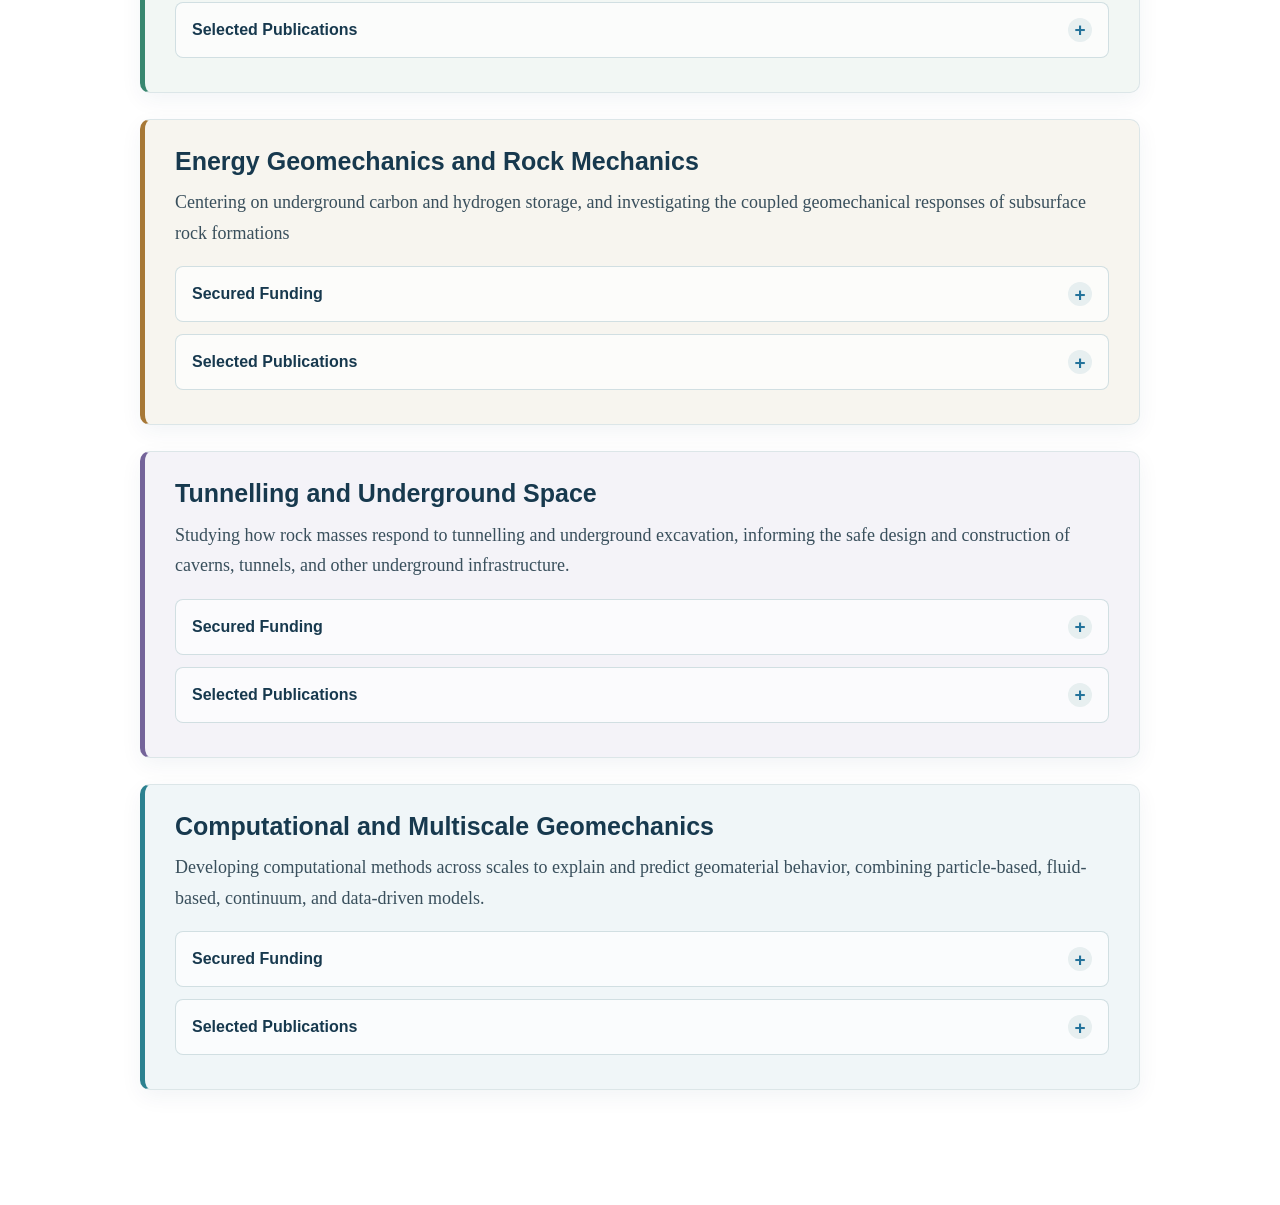
<file: research.html>
<!doctype html><html lang="en"><head><meta charset="utf-8"><meta name="viewport" content="width=device-width,initial-scale=1"><title>Research | Fiona C.Y. Kwok</title><link rel="stylesheet" href="style.css"></head><body><header class="top"><div class="wrap toprow"><div><div class="brand">Fiona Kwok Research Group</div><div class="subbrand">Geomechanics · Sustainability · Energy</div></div></div></header><nav class="nav"><div class="wrap"><a href="home.html">Home</a><a href="pi.html">PI</a><a class="active" href="research.html">Research</a><a href="people.html">Research Team</a><a href="teaching.html">University Duty</a><a href="positions.html">Positions</a></div></nav><section class="hero research-hero"><img class="research-overview" src="research-overview.png" alt="Overview of the group's research across geohazards, energy, environmental geotechnics, and sustainable urban infrastructure."></section><main class="wrap"><article class="panel"><h1 class="title">Research</h1>
<section class="research-area"><h2>Geohazards and Geophysical Flows</h2><p>Investigating the multiscale mechanics of debris flows, granular avalanches, and submarine landslides, with a focus on particle-size segregation, flow entrainment, basal resistance, and movement over complex terrain. Integrating four interconnected approaches including: 1. Micromechanical analysis of multi-phase flows; 2. Experimental study equipped with advanced techniques (e.g., AI-aided image processing and 3D printing); 3. Machine-learning-aided discovery of cross-scale physics; 4. Large-scale modelling of geophysical flows on natural terrains.</p><div class="research-detail"><h3>Secured Funding</h3><ul class="list funding-list"><li><span class="fund-title">“Multiscale study of particle size segregation in debris flow”</span>, <span class="fund-agency">General Research Fund (GRF)</span>, No. 17200724, HK$1,134,931, Principal Investigator, Jan 2025–Jan 2028</li><li><span class="fund-title">“Multiscale study of basal resistance for geophysical granular flows over complex topography”</span>, <span class="fund-agency">General Research Fund (GRF)</span>, No. 17205222, HK$1,002,500, Principal Investigator, Jan 2023–Dec 2025</li><li><span class="fund-title">“Towards a physics-based, multiscale paradigm for the modeling of debris flow entrainment”</span>, <span class="fund-agency">General Research Fund (GRF)</span>, No. 17205821, HK$911,317, Principal Investigator, Jan 2022–Dec 2024</li><li><span class="fund-title">“Coupled Fluid-Particle Modeling for Debris Flows”</span>, <span class="fund-agency">General Research Fund (GRF)</span>, No. 17203614, HK$702,894, Principal Investigator, Jan 2015–Dec 2017</li></ul><h3>Selected Publications</h3><ul class="list publication-list"><li><span class="publication">Han, T. Y., Han, X., Yang, G. C., Kwok, C. Y., Jing, L., &amp; Sobral, Y. D. (2026). FINN: fabric-informed neural network for data-driven discovery of constitutive relations for granular materials. <em>Géotechnique</em>, 1–15.</span></li><li><span class="publication">Shi, A. N., Yang, G. C., Kwok, C. Y.*, &amp; Jiang, M. J. (2024). Enhanced mobility of granular avalanches with fractal particle size distributions: Insights from discrete element analyses. <em>Earth and Planetary Science Letters</em>, 642, 118835. <span class="nature-index">(Nature Index Journal)</span></span></li><li><span class="publication">Jing, L., Kwok, C. Y.*, &amp; Leung, Y. F. (2017). Micromechanical origin of particle size segregation. <em>Physical Review Letters</em>, 118(11), 118001. <span class="nature-index">(Nature Index Journal)</span></span></li><li><span class="publication">Jing, L., Kwok, C. Y.*, Leung, Y. F., &amp; Sobral, Y. D. (2016). Extended CFD–DEM for free-surface flow with multi-size granules. <em>International Journal for Numerical and Analytical Methods in Geomechanics</em>, 40(1), 62–79. <span class="highlight-red">(The most assessed article at IJNAMG in 2016)</span></span></li><li><span class="publication">Wang, T., Jing, L., Kwok, C. Y., Sobral, Y. D., Weinhart, T., &amp; Thornton, A. R. (2025). Basal layer of granular flow down smooth and rough inclines: kinematics, slip laws and rheology. <em>Journal of Fluid Mechanics</em>, 1025, A27.</span></li><li><span class="publication">Lopera Perez, J. C., Kwok, C. Y.*, O'Sullivan, C., Huang, X., &amp; Hanley, K. J. (2016). Exploring the micro-mechanics of triaxial instability in granular materials. <em>Géotechnique</em>, 66(9), 725–740.</span></li></ul></div></section>
<section class="research-area"><h2>Sustainable Geomaterials and Ground Improvement</h2><p>Recycling waste materials into low-carbon geomaterials and applying biological treatments for ground improvement and erosion protection.</p><div class="research-detail"><h3>Secured Funding</h3><ul class="list funding-list"><li><span class="fund-title">“Low-carbon Multi-functional Compressed Stabilized Earth Bricks made from Hong Kong Marine Deposits, Recycled Tire Rubber, and Waste Ash”</span>, <span class="fund-agency">Environment and Conservation Fund (ECF)</span>, No. 2024-256, HK$392,000, Principal Investigator, Jan 2026–Jun 2027</li><li><span class="fund-title">“Using municipal solid waste incineration ash for low-carbon stabilization of dredged marine deposits”</span>, <span class="fund-agency">Environment and Conservation Fund (ECF)</span>, No. 2023-156, HK$500,000, Principal Investigator, Jan 2025–Jan 2027</li><li><span class="fund-title">“Low-carbon high-performance deep mixing piles for land reclamation”</span>, <span class="fund-agency">Green Tech Fund (GTF)</span>, No. 202220024, HK$2,783,000, Principal Investigator, Jul 2024–Jun 2026</li><li><span class="fund-title">“Feasibility study of using microbially induced calcite precipitation (MICP) stabilized dredged marine clay as fill materials for sustainable land reclamation in Hong Kong”</span>, <span class="fund-agency">Environment and Conservation Fund (ECF)</span>, No. 2021-156, HK$500,000, Principal Investigator, Dec 2022–Dec 2024</li><li><span class="fund-title">“Sustainable reclamation in Hong Kong”</span>, <span class="fund-agency">Eunsung Offshore Marine and Construction</span>, HK$3,000,000 with RGC matching, Principal Investigator, Jan 2019–Dec 2023</li><li><span class="fund-title">“Study of cement stabilized soil for the sustainable reclamation of the third runway of the Hong Kong International Airport”</span>, <span class="fund-agency">Hong Kong Airport Authority (HKAA)</span>, HK$461,949, Principal Investigator, Jan 2018–Dec 2019</li><li><span class="fund-title">“Recycling tyre waste as a useful geo-material to enhance sustainability”</span>, <span class="fund-agency">Environment and Conservation Fund (ECF)</span>, No. 2016-55, HK$1,127,600, Principal Investigator, May 2017–Nov 2019</li></ul><h3>Selected Publications</h3><ul class="list publication-list"><li><span class="publication">Liu, A. S., Li, W., &amp; Kwok, C. Y.* (2025). Seawater effects on ground granulated blast furnace slag (GGBS)-stabilized marine deposits in land reclamation. <em>Acta Geotechnica</em>, 1–17.</span></li><li><span class="publication">Liu, A. S., Kwok, C. Y.*, &amp; Li, W. (2024). Low carbon stabilization of Hong Kong marine deposits by sewage sludge ash for land reclamation. <em>Journal of Cleaner Production</em>, 142110. <span class="nature-index">(Nature Index Journal)</span></span></li><li><span class="publication">Li, W., &amp; Kwok, C. Y.* (2024). Engineering behaviour of in situ cored deep cement mixed marine deposits subjected to undrained and drained shearing. <em>Journal of Rock Mechanics and Geotechnical Engineering</em>, 16(5), 1749–1760.</span></li><li><span class="publication">Lopera Perez, J. C., Kwok, C. Y.*, &amp; Senetakis, K. (2018). Effect of rubber content on the unstable behaviour of sand–rubber mixtures under static loading: a micro-mechanical study. <em>Géotechnique</em>, 68(7), 561–574.</span></li></ul></div></section>
<section class="research-area"><h2>Energy Geomechanics and Rock Mechanics</h2><p>Centering on underground carbon and hydrogen storage, and investigating the coupled geomechanical responses of subsurface rock formations</p><div class="research-detail"><h3>Secured Funding</h3><ul class="list funding-list"><li><span class="fund-title">“Micromechanism research on deformation and fracture of rock mass considering time effect”</span>, <span class="fund-agency">National Natural Science Foundation of China (NSFC) Hong Kong, Macao and overseas scholars collaborative research fund project</span>, No. 51428902, RMB 200,000, Principal Investigator, Jan 2015–Dec 2016</li></ul><h3>Selected Publications</h3><ul class="list publication-list"><li><span class="publication">Ke, F., &amp; Kwok, C. Y. (2026). Non-monotonic trapping of air clusters during imbibition into dry granular media. <em>Applied Physics Letters</em>, 129(17). <span class="nature-index">(Nature Index Journal)</span></span></li><li><span class="publication">Ke, F., Kwok, C. Y.*, &amp; Duan, K. (2025). Impact of intergranular bonds on morphology transition of two-phase fluid-induced deformation. <em>Physical Review Fluids</em>, 10(1), 013902.</span></li><li><span class="publication">Li, M., Li, M., Kwok, F., Zhang, F., Wu, Z., &amp; Dontsov, E. (2026). Regime-dependent hydraulic fracture propagation in heterogeneous crystalline rocks: a mesostructure-resolved hydromechanical DEM study. <em>International Journal of Rock Mechanics and Mining Sciences</em>, 207, 106676.</span></li><li><span class="publication">Dai, Q., Kwok, C. Y.*, &amp; Duan, K. (2026). Confinement-controlled infiltration–fracturing transition in two-phase flow through deformable porous media. <em>Physics of Fluids</em>, 38(1).</span></li><li><span class="publication">Sun, Y., Kwok, C. Y.*, &amp; Duan, K. (2024). Rate effect of rocks: Insights from DEM modeling. <em>International Journal of Rock Mechanics and Mining Sciences</em>, 181, 105857.</span></li></ul></div></section>
<section class="research-area"><h2>Tunnelling and Underground Space</h2><p>Studying how rock masses respond to tunnelling and underground excavation, informing the safe design and construction of caverns, tunnels, and other underground infrastructure.</p><div class="research-detail"><h3>Secured Funding</h3><p class="small">No directly related funding is listed in the supplied records above the stated threshold.</p><h3>Selected Publications</h3><ul class="list publication-list"><li><span class="publication">Shao, Y., Yang, Y., Ng, S. T., Xing, J., &amp; Kwok, C. Y. (2025). Revelation and Enhancement for Pedestrian Evacuation at Metro Station: Metamodeling-Based Simulation Optimization Approach. <em>Journal of Construction Engineering and Management</em>, 151(2), 04024198.</span></li><li><span class="publication">Duan, K., Wu, W., &amp; Kwok, C. Y.* (2018). Discrete element modelling of stress-induced instability of directional drilling boreholes in anisotropic rock. <em>Tunnelling and Underground Space Technology</em>, 81, 55–67.</span></li></ul></div></section>
<section class="research-area"><h2>Computational and Multiscale Geomechanics</h2><p>Developing computational methods across scales to explain and predict geomaterial behavior, combining particle-based, fluid-based, continuum, and data-driven models.</p><div class="research-detail"><h3>Secured Funding</h3><ul class="list funding-list"><li><span class="fund-title">“Time-Dependent Pile Capacity Behavior in Coarse-Grained Soils by A Coupled Discrete-Continuum Modelling Approach”</span>, Research Grants Council of Hong Kong, <span class="fund-agency">General Research Fund (GRF)</span>, No. 122813, HK$645,500, Co-Investigator, Jan 2014–Dec 2016</li></ul><p class="small">Related multiscale and particle-flow grants are listed under Geohazards and Geophysical Flows.</p><h3>Selected Publications</h3><ul class="list publication-list"><li><span class="publication">Dai, Q., Duan, K., &amp; Kwok, C. Y.* (2025). Fully coupled implicit hydro-mechanical multiphase flow simulation in deformable porous media using DEM. <em>Journal of Computational Physics</em>, 114253.</span></li><li><span class="publication">Yang, G., Yang, S., Jing, L., Kwok, C. Y.*, &amp; Sobral, Y. D. (2023). Efficient Lattice Boltzmann Simulation of Free-Surface Granular Flows with Μ(I)-Rheology. <em>Journal of Computational Physics</em>, 479, 111956.</span></li><li><span class="publication">Yang, G. C., Kwok, C. Y.*, &amp; Sobral, Y. D. (2018). The effects of bed form roughness on total suspended load via the Lattice Boltzmann Method. <em>Applied Mathematical Modelling</em>, 63, 591–610.</span></li><li><span class="publication">Kwok, C. Y.*, &amp; Bolton, M. D. (2013). DEM simulations of soil creep due to particle crushing. <em>Géotechnique</em>, 63(16), 1365–1376.</span></li><li><span class="publication">Kwok, C. Y., &amp; Bolton, M. D.* (2010). DEM simulations of thermally activated creep in soils. <em>Géotechnique</em>, 60(6), 425–433.</span></li></ul></div></section>
</article></main><script src="research-accordion.js"></script></body></html>
</file>
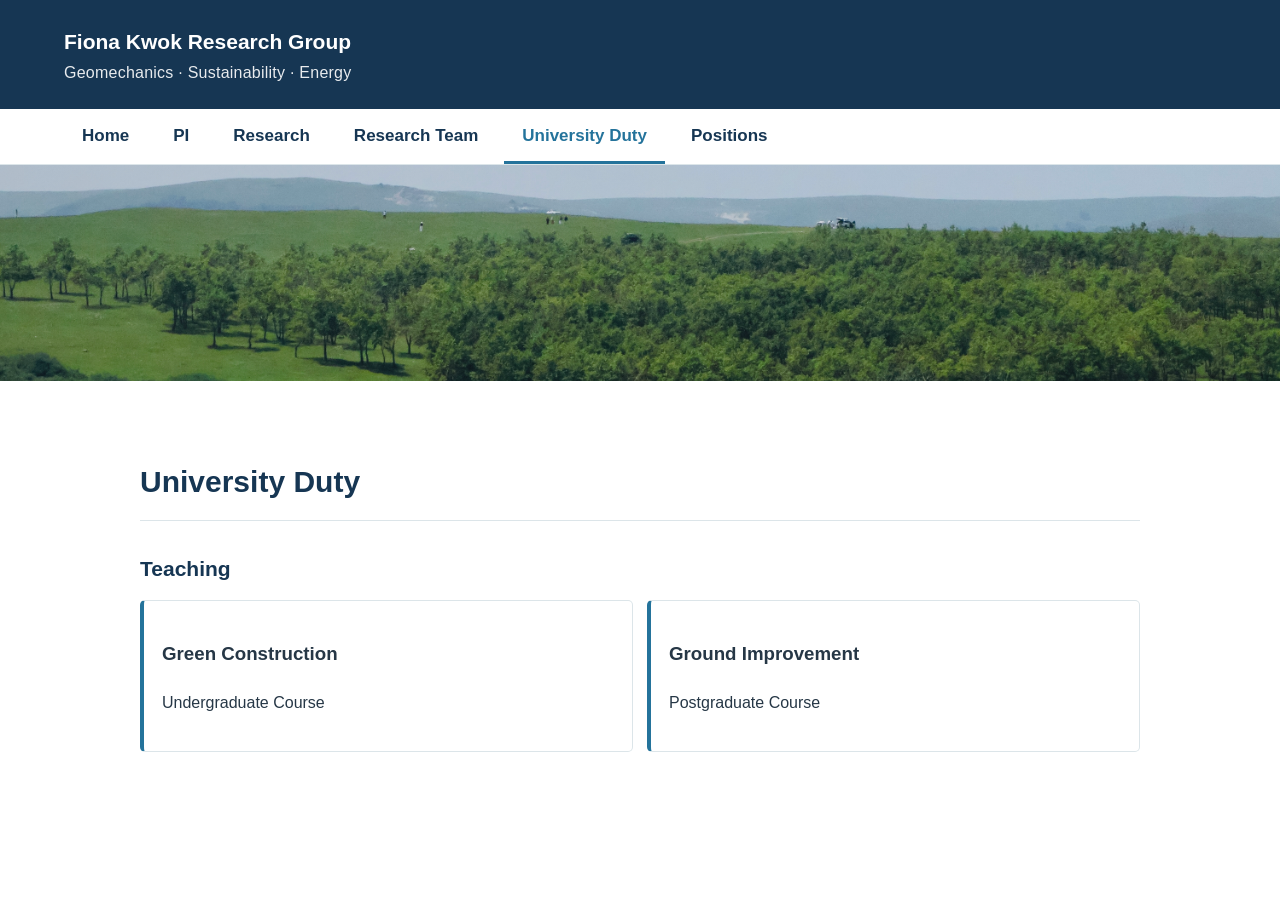
<file: teaching.html>
<!doctype html><html lang="en"><head><meta charset="utf-8"><meta name="viewport" content="width=device-width,initial-scale=1"><title>University Duty | Fiona C.Y. Kwok</title><link rel="stylesheet" href="style.css"></head><body><header class="top"><div class="wrap toprow"><div><div class="brand">Fiona Kwok Research Group</div><div class="subbrand">Geomechanics · Sustainability · Energy</div></div></div></header><nav class="nav"><div class="wrap"><a href="home.html">Home</a><a href="pi.html">PI</a><a href="research.html">Research</a><a href="people.html">Research Team</a><a class="active" href="teaching.html">University Duty</a><a href="positions.html">Positions</a></div></nav><section class="hero teaching-hero" aria-hidden="true"></section><main class="wrap"><article class="panel"><h1 class="title">University Duty</h1><section class="section"><h2>Teaching</h2><div class="cards"><div class="card"><h3>Green Construction</h3><p>Undergraduate Course</p></div><div class="card"><h3>Ground Improvement</h3><p>Postgraduate Course</p></div></div></section></article></main></body></html>
</file>
<file: style.css>
:root{--navy:#163653;--blue:#24739b;--cyan:#e6f3f5;--text:#263746;--muted:#687984;--line:#dce5e9;--paper:#fff}*{box-sizing:border-box}body{margin:0;background:#f5f8fa;color:var(--text);font:16px/1.75 Arial,"Helvetica Neue",sans-serif}.wrap{width:min(1100px,calc(100% - 40px));margin:auto}.top{background:var(--navy);color:white;padding:24px 0}.toprow{display:flex;justify-content:space-between;align-items:center;gap:20px}.brand{font-size:20px;font-weight:bold;letter-spacing:.04em}.subbrand{font-size:13px;opacity:.8}.nav{background:#fff;border-bottom:1px solid var(--line)}.nav .wrap{display:flex;gap:4px;flex-wrap:wrap}.nav a{padding:14px 16px;display:block;text-decoration:none;color:var(--navy);font-size:14px;font-weight:bold}.nav a:hover,.nav a.active{color:var(--blue);box-shadow:inset 0 -3px var(--blue)}main{padding:34px 0 60px}.panel{background:white;border:1px solid var(--line);border-radius:8px;padding:30px 34px;box-shadow:0 4px 16px #17334c0a}.title{font-size:30px;color:var(--navy);margin:0 0 22px;border-bottom:1px solid var(--line);padding-bottom:12px}.profile{display:grid;grid-template-columns:230px 1fr;gap:30px}.portrait{height:255px;border-radius:7px;background:linear-gradient(145deg,#dcecf0,#f1eee6);display:flex;align-items:center;justify-content:center;color:#548091;font-size:62px;font-family:Georgia,serif}.profile h2{color:var(--navy);margin:0 0 8px;font-size:25px}.tag{color:var(--blue);font-weight:bold;margin-bottom:12px}.links a{margin-right:15px}.section{margin-top:30px}.section h2{font-size:21px;color:var(--navy);margin:0 0 12px}.cards{display:grid;grid-template-columns:repeat(2,1fr);gap:14px}.card{padding:18px;border:1px solid var(--line);border-left:4px solid var(--blue);border-radius:5px;background:#fff}.card strong{color:var(--navy)}.year{color:var(--blue);font-weight:bold;font-size:14px}.list{padding-left:20px}.list li{padding:3px 0}.footer{background:var(--navy);color:#d8e5eb;padding:25px 0;font-size:13px}.footer a{color:#c2e5f2}@media(max-width:700px){.profile{grid-template-columns:1fr}.portrait{height:180px}.cards{grid-template-columns:1fr}.panel{padding:22px}.toprow{align-items:flex-start;flex-direction:column}.nav a{padding:12px 10px}}
body{margin:0;width:100%;background:#fff}.wrap{width:100%;max-width:none;margin:0;padding-left:clamp(24px,5vw,90px);padding-right:clamp(24px,5vw,90px)}.top{width:100%;padding:24px 0}.toprow{max-width:1280px;margin:0 auto}.nav{width:100%}.nav .wrap{max-width:1280px;margin:0 auto;padding-left:24px;padding-right:24px}main{width:100%;max-width:none;margin:0;padding:34px 0 60px}.panel{width:100%;max-width:none;border:0;border-radius:0;box-shadow:none;padding:34px clamp(24px,8vw,140px)}.profile{grid-template-columns:minmax(180px,250px) minmax(0,1fr)}.footer{width:100%}.footer .wrap{max-width:1280px;margin:0 auto}@media(max-width:700px){.wrap{padding-left:20px;padding-right:20px}.panel{padding:24px 20px}.profile{grid-template-columns:1fr}.nav .wrap{padding-left:12px;padding-right:12px}}
/* Full-bleed hero with centered, readable text */
.top,.nav{width:100%}.toprow,.nav .wrap{max-width:1200px;margin:0 auto}.hero{width:100%;min-height:clamp(430px,67vh,720px);display:flex;align-items:center;justify-content:center;text-align:center;color:#fff;background:linear-gradient(115deg,rgba(11,35,52,.82),rgba(20,55,69,.42)),radial-gradient(ellipse at 70% 20%,#87959a 0,#596f78 28%,#344c55 60%,#233945 100%);background-size:cover;background-position:center}.hero-copy{width:min(760px,calc(100% - 40px));padding:55px 0;text-shadow:0 2px 12px #0008}.hero-kicker{letter-spacing:.15em;font-size:13px;font-weight:bold}.hero h1{font-size:clamp(38px,6vw,68px);line-height:1.08;margin:16px 0 4px}.hero-cn{font-size:25px;margin:0}.hero-copy>p:not(.hero-cn){font-size:clamp(18px,2.3vw,25px);line-height:1.4;margin:22px auto;max-width:660px}.hero-copy a{display:inline-block;margin-top:8px;padding:11px 20px;border:1px solid #ffffffaa;border-radius:3px;color:white;text-decoration:none;font-weight:bold}.hero-copy a:hover{background:#ffffff20}.wrap{width:100%;max-width:none;margin:0;padding-left:clamp(20px,5vw,80px);padding-right:clamp(20px,5vw,80px)}main{width:100%;padding:45px 0 65px}.panel{width:min(100%,1100px);margin:0 auto;border:0;border-radius:0;box-shadow:none;padding:30px clamp(20px,5vw,50px)}.footer{width:100%}.footer .wrap{max-width:1200px;margin:0 auto}@media(max-width:700px){.hero{min-height:58vh}.panel{padding:20px 0}}
.mission{text-align:center}.mission>p{max-width:1000px;margin:18px auto;text-align:left;font:19px/1.75 Georgia,"Times New Roman",serif}.site-card{display:block;text-decoration:none;color:var(--text)}.site-card:hover{border-color:var(--blue);transform:translateY(-2px)}.top-tag{font-size:14px;opacity:.85}@media(max-width:700px){.mission>p{font-size:17px}}
.hero{background-image:linear-gradient(110deg,rgba(13,31,43,.52),rgba(17,39,48,.16)),url("home-background.jpg");background-size:cover;background-position:center 56%;background-repeat:no-repeat}
.pi-hero{min-height:clamp(150px,24vh,250px);background-position:center 62%}.pi-hero .hero-copy{display:none}@media(max-width:700px){.pi-hero{min-height:140px}}
.research-area{padding:24px 0;border-bottom:1px solid var(--line)}.research-area h2{color:var(--navy);margin:0 0 8px;font-size:23px}.research-detail{margin:16px 0 0;padding:16px 20px;background:#f7fafb;border-left:3px solid var(--blue)}.research-detail h3{font-size:16px;color:var(--navy);margin:8px 0}.research-detail .list{margin:0 0 14px}
.fund-title{color:#176b9a;font-weight:600}.publication{color:#176b9a}.nature-index{color:#c62828;font-weight:700}.funding-list li,.publication-list li{margin-bottom:8px}
.publication{color:#263746}.publication em{color:#176b9a;font-style:italic}.nature-index{color:#c62828;font-weight:700}
.fund-title{color:#263746;font-weight:600}.fund-agency{color:#176b9a;font-weight:600}
.profile-aside{min-width:0}.profile-links{margin-top:14px;font:16px/1.6 Georgia,"Times New Roman",serif}.profile-email{font:14px/1.6 Georgia,"Times New Roman",serif;color:var(--muted)}.profile-email a{color:var(--teal);text-decoration:none}.profile-links a{color:var(--teal)}
/* Research page visual hierarchy */
.panel{counter-reset:research-area}.research-area{position:relative;margin:26px 0;padding:26px 30px 22px;background:#f3f7f8;border:1px solid #dce6e8;border-left:5px solid #24739b;border-radius:10px;box-shadow:0 7px 22px rgba(22,54,83,.055);overflow:hidden}.research-area:nth-of-type(2){background:#f2f7f4;border-left-color:#39876f}.research-area:nth-of-type(3){background:#f7f5ef;border-left-color:#a77836}.research-area:nth-of-type(4){background:#f4f3f8;border-left-color:#74649a}.research-area:nth-of-type(5){background:#f0f6f8;border-left-color:#2c8190}.research-area:nth-of-type(6){background:#f5f5f2;border-left-color:#687b53}.research-area h2{display:flex;align-items:center;gap:13px;color:#17394e;font-size:25px;line-height:1.25;margin:0 0 10px}.research-area h2:before{counter-increment:research-area;content:"0" counter(research-area);display:inline-flex;align-items:center;justify-content:center;width:38px;height:38px;flex:0 0 38px;border-radius:50%;background:#24739b;color:#fff;font:700 13px Arial,sans-serif}.research-area:nth-of-type(2) h2:before{background:#39876f}.research-area:nth-of-type(3) h2:before{background:#a77836}.research-area:nth-of-type(4) h2:before{background:#74649a}.research-area:nth-of-type(5) h2:before{background:#2c8190}.research-area:nth-of-type(6) h2:before{background:#687b53}.research-area>p{margin:0 0 15px;color:#526671}.research-detail{margin:18px 0 0;padding:0;background:transparent;border:0}.research-detail h3{display:flex;align-items:center;gap:9px;color:#17394e;font-size:16px;text-transform:uppercase;letter-spacing:.065em;margin:19px 0 8px}.research-detail h3:before{content:"";width:17px;height:3px;background:#24739b;border-radius:2px}.research-area:nth-of-type(2) .research-detail h3:before{background:#39876f}.research-area:nth-of-type(3) .research-detail h3:before{background:#a77836}.research-area:nth-of-type(4) .research-detail h3:before{background:#74649a}.research-area:nth-of-type(5) .research-detail h3:before{background:#2c8190}.research-area:nth-of-type(6) .research-detail h3:before{background:#687b53}.research-detail ul.list{margin:0;padding:13px 18px 13px 36px;background:rgba(255,255,255,.78);border:1px solid rgba(205,220,223,.8);border-radius:7px}.research-detail ul.list li{padding:5px 0;margin:0 0 3px}.research-detail .publication-list{border-left:3px solid #83aeb5!important}.research-detail .funding-list{border-left:3px solid #8ab8a5!important}.fund-title{color:#263746;font-weight:600}.fund-agency{color:#176b9a;font-weight:600}.publication{color:#263746}.publication em{color:#176b9a;font-style:italic}.nature-index{color:#c62828;font-weight:700}.research-area .small{color:#687984}.research-area:last-of-type{margin-bottom:20px}@media(max-width:700px){.research-area{padding:20px 16px;margin:18px 0}.research-area h2{font-size:21px}.research-detail ul.list{padding:10px 12px 10px 28px}}
/* Correctly sequence the five research themes */
.research-area:nth-of-type(1){background:#f3f7f8;border-left-color:#24739b}.research-area:nth-of-type(1) h2:before{background:#24739b}.research-area:nth-of-type(1) .research-detail h3:before{background:#24739b}
.research-area:nth-of-type(2){background:#f2f7f4;border-left-color:#39876f}.research-area:nth-of-type(2) h2:before{background:#39876f}.research-area:nth-of-type(2) .research-detail h3:before{background:#39876f}
.research-area:nth-of-type(3){background:#f7f5ef;border-left-color:#a77836}.research-area:nth-of-type(3) h2:before{background:#a77836}.research-area:nth-of-type(3) .research-detail h3:before{background:#a77836}
.research-area:nth-of-type(4){background:#f4f3f8;border-left-color:#74649a}.research-area:nth-of-type(4) h2:before{background:#74649a}.research-area:nth-of-type(4) .research-detail h3:before{background:#74649a}
.research-area:nth-of-type(5){background:#f0f6f8;border-left-color:#2c8190}.research-area:nth-of-type(5) h2:before{background:#2c8190}.research-area:nth-of-type(5) .research-detail h3:before{background:#2c8190}
/* Research areas are parallel categories, so omit ordered numbering */
.research-area{counter-increment:none}.research-area h2:before{content:none!important;display:none!important}
.research-accordion{margin:12px 0;border:1px solid rgba(205,220,223,.9);border-radius:8px;background:rgba(255,255,255,.66);overflow:hidden}.research-accordion summary{list-style:none;display:flex;align-items:center;gap:10px;cursor:pointer;padding:13px 16px;color:#17394e;font-size:14px;font-weight:700;letter-spacing:.045em;text-transform:uppercase}.research-accordion summary::-webkit-details-marker{display:none}.research-accordion summary:after{content:"+";margin-left:auto;width:24px;height:24px;display:grid;place-items:center;border-radius:50%;background:#e7eff0;color:#24739b;font-size:19px;line-height:1}.research-accordion[open] summary:after{content:"−"}.research-accordion[open] summary{border-bottom:1px solid rgba(205,220,223,.8)}.research-accordion>ul,.research-accordion>p{margin:0 14px 12px!important}.research-accordion>ul{margin-top:12px!important}.research-accordion>p{padding:10px 0}
.research-accordion summary{text-transform:none}
.nav a{font-size:17px;padding:16px 18px;line-height:1.35}.nav .wrap{gap:8px}@media(max-width:700px){.nav a{font-size:15px;padding:12px 11px}}
.research-accordion summary{font-family:Arial,"Helvetica Neue",sans-serif;font-size:16px;font-weight:700;font-style:normal;letter-spacing:0;text-transform:none}
.highlight-red{color:#c62828;font-style:normal;font-weight:600}
.team-intro{max-width:880px;color:#526671;font-size:18px;margin-bottom:30px}.team-section{margin:34px 0}.team-section>h2{font-size:25px;color:var(--navy);border-bottom:1px solid var(--line);padding-bottom:10px;margin-bottom:20px}.team-grid{display:grid;grid-template-columns:repeat(2,minmax(0,1fr));gap:16px}.team-card{padding:21px 22px;background:#f4f8f7;border:1px solid #dce8e3;border-top:3px solid #39876f;border-radius:8px}.team-card:nth-child(3n+2){background:#f3f7f9;border-color:#dce6e8;border-top-color:#24739b}.team-card:nth-child(3n){background:#f7f5ef;border-color:#e9e2d5;border-top-color:#a77836}.team-card h3{font-size:19px;color:#17394e;margin:3px 0 8px}.team-meta{font-size:12px;font-weight:700;letter-spacing:.06em;text-transform:uppercase;color:#657c83}.team-topic{font-weight:700;color:#28705f;line-height:1.45;margin-bottom:9px}.team-card p{font-size:14px;line-height:1.65;color:#50616a;margin:0}.alumni-grid .team-card{background:#f7f8fa}.opportunity{padding:24px 26px;border-radius:9px;background:#eef5f6}.opportunity h2{border:0;margin:0 0 8px}.opportunity a{font-weight:700}@media(max-width:720px){.team-grid{grid-template-columns:1fr}.team-intro{font-size:16px}.team-card{padding:18px}}
/* Research team: single-column profiles with photo slots and no card fill */
.team-grid{grid-template-columns:1fr;gap:0}.team-card,.team-card:nth-child(3n+2),.team-card:nth-child(3n),.alumni-grid .team-card{display:grid;grid-template-columns:180px minmax(0,1fr);column-gap:26px;align-items:start;padding:24px 0;background:transparent;border:0;border-bottom:1px solid var(--line);border-radius:0}.team-photo{grid-column:1;grid-row:1 / span 4;width:180px;height:190px;display:flex;align-items:center;justify-content:center;background:#eef2f2;border:1px solid #dce5e5;color:#829398;font-size:14px}.team-content{grid-column:2;grid-row:1 / span 4}.team-card h3{margin-top:2px}.team-card p{font-size:15px}.team-topic{color:#28705f}.team-meta{letter-spacing:.04em}.team-section>h2{margin-bottom:8px}@media(max-width:620px){.team-card,.team-card:nth-child(3n+2),.team-card:nth-child(3n),.alumni-grid .team-card{grid-template-columns:112px minmax(0,1fr);column-gap:16px}.team-photo{width:112px;height:145px}.team-card p{font-size:14px}}
.brand{font-family:"Segoe UI",Arial,sans-serif;font-size:21px;font-weight:650;letter-spacing:.01em}
.subbrand{font-family:"Segoe UI",Arial,sans-serif;font-size:16px;font-weight:400;letter-spacing:.015em;line-height:1.5;opacity:.9}
.research-area>p{font-size:18px;line-height:1.7}
.profile p{font-size:18px;line-height:1.75}
.profile-links{font-size:18px}.profile-email{font-size:16px}
.pi-page>.section .list{font-size:18px;line-height:1.75}.pi-page>.section .list li{line-height:1.75;padding:5px 0}
.pi-page>.section .list{font-size:17px}.pi-page>.section .list li{font-size:17px}
.pi-page .profile p{font-size:17px;line-height:1.75}
.pi-page .cards .card,.pi-page .cards .card strong{font-size:17px}
.pi-page .profile p,.pi-page>.section .list,.pi-page>.section .list li{font-family:Georgia,"Times New Roman",serif}
.pi-page .cards .card{font-family:Georgia,"Times New Roman",serif}
.pi-page p,.pi-page .list li{text-align:justify;text-justify:inter-word}
.pi-hero{background-image:linear-gradient(105deg,rgba(16,42,62,.18),rgba(16,42,62,.04)),url("pi-background.jpg");background-size:cover;background-position:center 62%;background-repeat:no-repeat}
.pi-hero{min-height:clamp(190px,29vh,310px);background-position:center 74%}@media(max-width:700px){.pi-hero{min-height:180px;background-position:center 72%}}
.pi-hero{min-height:clamp(150px,24vh,250px);background-position:center 48%}@media(max-width:700px){.pi-hero{min-height:140px;background-position:center 48%}}
.pi-hero{background-position:center 62%}@media(max-width:700px){.pi-hero{background-position:center 62%}}
.research-hero{min-height:clamp(150px,24vh,250px);background-image:linear-gradient(105deg,rgba(16,42,62,.12),rgba(16,42,62,.02)),url("research-background.jpg");background-size:cover;background-position:center 62%;background-repeat:no-repeat}.research-hero .hero-copy{display:none}@media(max-width:700px){.research-hero{min-height:140px;background-position:center 62%}}
.research-hero{background-position:center 48%}@media(max-width:700px){.research-hero{background-position:center 48%}}
.research-area>p{font-family:Georgia,"Times New Roman",serif}
.research-area .funding-list,.research-area .funding-list li,.research-area .publication-list,.research-area .publication-list li{font-family:Georgia,"Times New Roman",serif}
.team-hero{min-height:clamp(180px,28vh,300px);background-image:linear-gradient(105deg,rgba(16,42,62,.12),rgba(16,42,62,.02)),url("team-background.jpg");background-size:cover;background-position:center 54%;background-repeat:no-repeat}.team-hero .hero-copy{display:none}@media(max-width:700px){.team-hero{min-height:170px;background-position:center 54%}}
.team-hero{background-position:center 76%}@media(max-width:700px){.team-hero{background-position:center 76%}}
.team-hero{background-position:center 72%}@media(max-width:700px){.team-hero{background-position:center 72%}}
.mission>p{text-align:justify;text-justify:inter-word}

.teaching-hero{min-height:clamp(150px,24vh,250px);background-image:linear-gradient(105deg,rgba(16,42,62,.12),rgba(16,42,62,.02)),url("teaching-background.jpg" );background-size:cover;background-position:center 51%;background-repeat:no-repeat}.teaching-hero .hero-copy{display:none}@media(max-width:700px){.teaching-hero{min-height:140px;background-position:center 51%}}

.position-hero{min-height:clamp(150px,24vh,250px);background-image:linear-gradient(105deg,rgba(16,42,62,.12),rgba(16,42,62,.02)),url("position-background.jpg" );background-size:cover;background-position:center 46%;background-repeat:no-repeat}@media(max-width:700px){.position-hero{min-height:140px;background-position:center 46%}}
/* Georgia body copy on Research Team and Positions pages */
.team-page .team-meta,
.team-page .team-topic,
.team-page .team-card p,
.positions-page p,
.positions-page .list,
.positions-page .list li{font-family:Georgia,"Times New Roman",serif}
/* Darker text for all Georgia copy */
.portrait{color:#365768}
.profile-email{color:#40515d}
.profile-email a,.profile-links a{color:#155a70}
.research-area>p{color:#394f5c}
.team-page .team-meta{color:#465b65}
.team-page .team-topic{color:#205b4d}
.team-page .team-card p{color:#394b56}
.team-page .team-card p{font-size:17px}@media(max-width:620px){.team-page .team-card p{font-size:16px}}
.brand{font-family:Arial,"Helvetica Neue",sans-serif;font-weight:600;letter-spacing:0}
/* Show the research overview image in full without cropping */
.research-hero{display:block;min-height:0;height:auto;padding:0;background:none!important;text-align:left;color:inherit;overflow:hidden}
.research-overview{display:block;width:min(82%,1200px);height:auto;margin:0 auto;object-fit:contain}@media(max-width:700px){.research-overview{width:96%}}
</file>
